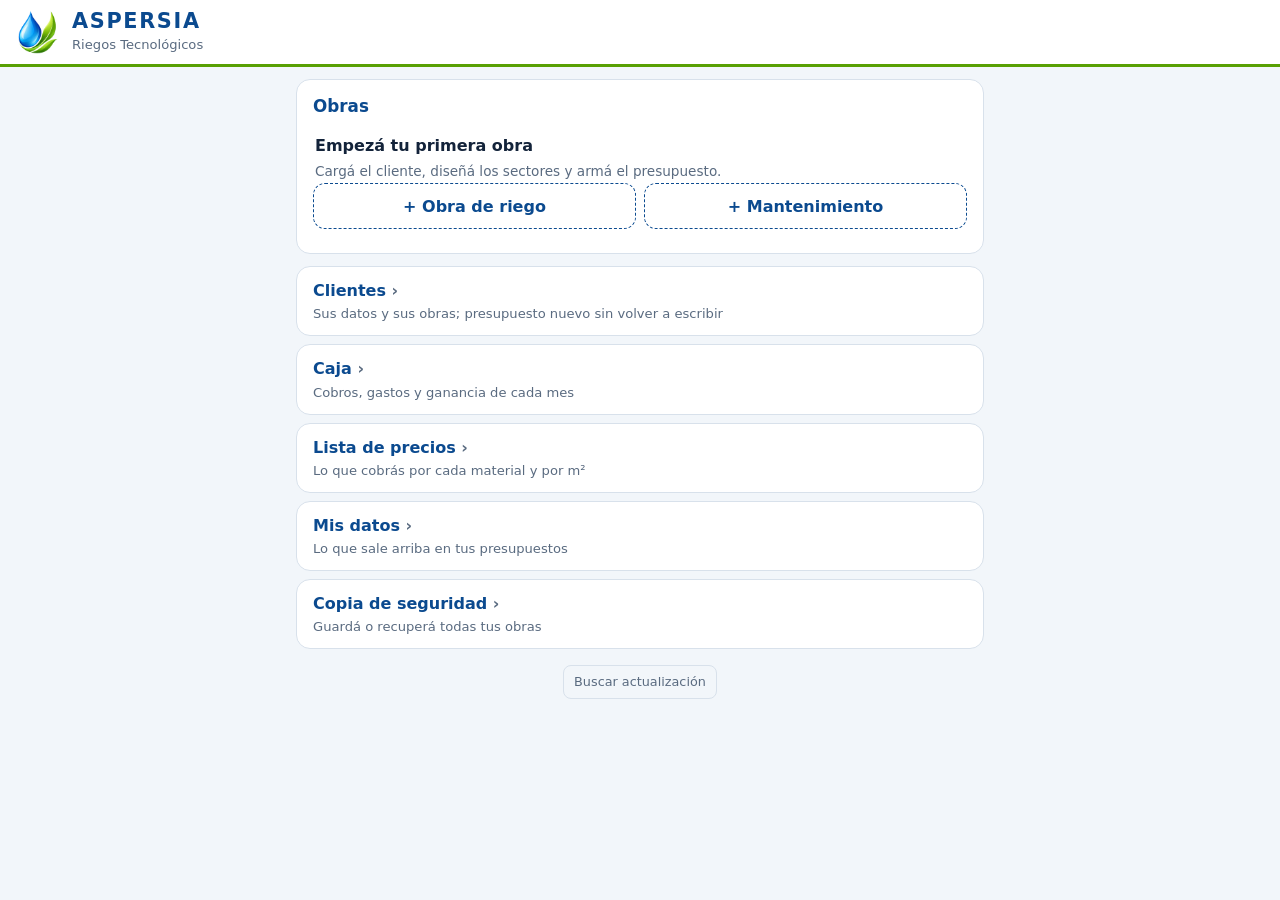
<file: index.html>
<!doctype html>
<html lang="es">
<head>
<meta charset="utf-8">
<meta name="robots" content="noindex, nofollow, noarchive">
<meta name="viewport" content="width=device-width, initial-scale=1, viewport-fit=cover">
<meta name="theme-color" content="#ffffff" media="(prefers-color-scheme: light)">
<meta name="theme-color" content="#101b2b" media="(prefers-color-scheme: dark)">
<meta name="apple-mobile-web-app-capable" content="yes">
<meta name="mobile-web-app-capable" content="yes">
<meta name="apple-mobile-web-app-title" content="Aspersia">
<meta name="apple-mobile-web-app-status-bar-style" content="default">
<title>Aspersia · Riegos Tecnológicos</title>
<link rel="manifest" href="manifest.webmanifest">
<link rel="apple-touch-icon" sizes="180x180" href="app/iconos/aspersia-180.png">
<link rel="icon" type="image/png" href="app/iconos/aspersia-192.png">
<link rel="stylesheet" href="app/estilos.css">
</head>
<body>
<header class="barra">
  <img src="app/marca/marca.png" alt="" width="44" height="44">
  <div>
    <h1>Aspersia</h1>
    <p id="subtitulo">Riegos Tecnológicos</p>
  </div>
</header>

<main>
  <!-- ===================== Inicio: obras ===================== -->
  <div id="vista-inicio" class="vista">
    <section id="recordar-copia" class="tarjeta recordar" hidden>
      <p id="recordar-copia-texto"></p>
      <button id="recordar-copia-boton" class="principal lleno ancho" type="button" data-nube>Guardar copia</button>
    </section>
    <section class="tarjeta">
      <h2>Obras</h2>
      <ul id="lista-obras" class="sectores"></ul>
      <div class="botones-plano">
        <button id="nueva-obra" class="boton" type="button">+ Obra de riego</button>
        <button id="nuevo-mantenimiento" class="boton" type="button">+ Mantenimiento</button>
      </div>
    </section>
    <nav class="menu">
      <a href="#/clientes" class="menu-item"><b>Clientes</b><span>Sus datos y sus obras; presupuesto nuevo sin volver a escribir</span></a>
      <a href="#/caja" class="menu-item"><b>Caja</b><span>Cobros, gastos y ganancia de cada mes</span></a>
      <a href="#/precios" class="menu-item"><b>Lista de precios</b><span>Lo que cobrás por cada material y por m²</span></a>
      <a href="#/datos" class="menu-item"><b>Mis datos</b><span>Lo que sale arriba en tus presupuestos</span></a>
      <a href="#/copia" class="menu-item"><b>Copia de seguridad</b><span>Guardá o recuperá todas tus obras</span></a>
    </nav>
    <p id="version-app" class="ayuda centro"></p>
    <p class="centro"><button id="actualizar-app" type="button" class="chico">Buscar actualización</button></p>
  </div>

  <!-- ===================== Obra ===================== -->
  <div id="vista-obra" class="vista" hidden>
    <div class="barra-obra"><a href="#/" class="volver">‹ Obras</a>
      <span><span id="guardado" class="ayuda"></span> <button id="guardar-obra" class="principal lleno" type="button">Guardar</button></span></div>
    <div class="pestanas" role="tablist">
      <a role="tab" data-pestana="cliente">Cliente</a>
      <a role="tab" data-pestana="plano">Plano</a>
      <a role="tab" data-pestana="diseno">Diseño</a>
      <a role="tab" data-pestana="presupuesto">Presupuesto</a>
      <a role="tab" data-pestana="cobros">Cobros</a>
    </div>

    <!-- Cliente -->
    <div id="panel-cliente" class="panel">
      <section class="tarjeta">
        <h2>Cliente</h2>
        <div class="campos">
          <label>Nombre y apellido <input data-cliente="nombre" type="text" autocomplete="off" list="clientes-guardados" placeholder="Juan Pérez"><datalist id="clientes-guardados"></datalist></label>
          <label>Dirección <input data-cliente="direccion" type="text" autocomplete="off" placeholder="Av. San Martín 1234"></label>
          <label>Localidad <input data-cliente="localidad" type="text" autocomplete="off" placeholder="Rosario"></label>
          <div class="campos dos">
            <label>Teléfono <input data-cliente="telefono" type="tel" autocomplete="off" placeholder="341 555 1234"></label>
            <label>Correo <input data-cliente="correo" type="email" autocomplete="off" placeholder="juan@correo.com"></label>
          </div>
        </div>
      </section>
      <section class="tarjeta">
        <h2>Obra</h2>
        <div class="campos">
          <label>Nombre de la obra <input id="obra-nombre" type="text" autocomplete="off" placeholder="Casa Pérez"></label>
          <label>Estado <select id="obra-estado"></select></label>
          <label id="trabajo-caja" hidden>Trabajo realizado <textarea id="obra-trabajo" rows="3" placeholder="Reparación de la conexión de la bomba, cambio de dos toberas…"></textarea></label>
        </div>
        <p class="ayuda">Al pasar a Enviado o Aceptado, el presupuesto queda cerrado: ya no cambia si tocás el diseño o los precios.</p>
        <div class="acciones">
          <button id="duplicar-obra" class="chico" type="button">Duplicar obra</button>
          <button id="borrar-obra" class="chico peligro" type="button">Borrar obra</button>
        </div>
      </section>
    </div>

    <!-- Diseño -->
    <div id="panel-diseno" class="panel">
      <section class="tarjeta">
        <h2>De dónde sale el agua</h2>
        <p class="ayuda arriba">Es la misma para todos los sectores de la obra.</p>
        <div class="opciones" role="radiogroup">
          <label><input type="radio" name="fuente" value="presion"> Red o presión conocida</label>
          <label><input type="radio" name="fuente" value="bomba"> Bomba Czerweny</label>
        </div>
        <div id="fuente-presion" class="campos">
          <label>Presión disponible <span class="unidad">bar</span>
            <input id="presion" type="text" inputmode="decimal" autocomplete="off" step="0.1" min="0"></label>
          <p class="ayuda">La que marca el manómetro con el agua corriendo.</p>
        </div>
        <div id="fuente-bomba" class="campos">
          <label>Línea <select id="bomba-linea"></select></label>
          <p class="ayuda" id="bomba-uso"></p>
          <label>Modelo <select id="bomba-modelo"></select></label>
          <label>Altura de aspiración <span class="unidad">m</span>
            <input id="aspiracion" type="text" inputmode="decimal" autocomplete="off" step="0.5" min="0"></label>
          <p class="ayuda">Cuántos metros sube el agua desde el pozo o la cisterna hasta la bomba (0 si está a nivel o por debajo).</p>
        </div>
      </section>

      <section class="tarjeta">
        <h2>Sectores</h2>
        <p class="ayuda arriba">Cada sector es una válvula con sus aspersores. Riegan de a uno. Tocá un sector para cargarlo.</p>
        <ul id="lista-sectores" class="sectores"></ul>
        <button id="agregar-sector" class="boton" type="button">+ Agregar sector</button>
      </section>

      <section class="tarjeta" aria-live="polite">
        <h2>Resumen del diseño</h2>
        <div id="resumen-obra"></div>
        <details class="ajustes">
          <summary>Ajustes</summary>
          <label>Pérdida por codos, tes y accesorios <span class="unidad">% de la fricción</span>
            <input id="accesorios" type="text" inputmode="decimal" autocomplete="off" step="1" min="0"></label>
        </details>
      </section>

      <section class="tarjeta">
        <h2>Consultar a Claude</h2>
        <p class="ayuda arriba">Arma un resumen técnico de la obra (presiones, caudales, avisos y cobertura del plano) para pegarlo en la app de Claude y pedirle recomendaciones.</p>
        <button id="consultar-claude" class="principal ancho" type="button">Preparar consulta</button>
        <p class="ayuda" id="consulta-resultado"></p>
      </section>
    </div>

    <!-- Plano -->
    <div id="panel-plano" class="panel">
      <section class="tarjeta plano-tarjeta">
        <div class="modo-plano" role="tablist">
          <button type="button" data-modo="2d" aria-selected="true">Plano 2D</button>
          <button type="button" data-modo="3d" aria-selected="false">Vista 3D</button>
        </div>
        <div id="plano-filtro" class="filtro"></div>
        <div id="plano-acciones"></div>
        <div id="plano-3d-caja" class="plano-caja" hidden>
          <div id="plano-3d" class="plano plano-3d"></div>
          <div class="plano-botones">
            <button type="button" id="encuadrar-3d" aria-label="Volver a encuadrar">⤢</button>
            <button type="button" id="agua-3d" aria-label="Pausar o soltar el agua">💧</button>
          </div>
          <p class="ayuda">Un dedo gira la vista; dos dedos acercan y la mueven. Lo que cambies en el plano 2D se ve acá al volver.</p>
        </div>
        <div id="plano-2d-caja" class="plano-caja">
          <div id="plano-botones" class="plano-botones">
            <button type="button" data-zoom="mas" aria-label="Acercar">+</button>
            <button type="button" data-zoom="menos" aria-label="Alejar">−</button>
            <button type="button" data-zoom="ajustar" aria-label="Ver todo el terreno">⤢</button>
            <button type="button" data-zoom="candado" id="plano-candado" aria-label="Trabar el plano">🔓</button>
          </div>
          <svg id="plano-svg" class="plano" xmlns="http://www.w3.org/2000/svg" role="img" aria-label="Plano del riego"></svg>
          <div id="plano-flotante" class="plano-flotante" hidden></div>
          <div class="rosa" aria-label="Norte"><svg viewBox="-20 -20 40 40" id="plano-rosa"><polygon points="0,-15 5,0 -5,0" class="rosa-n"/><polygon points="0,15 5,0 -5,0" class="rosa-s"/><text x="0" y="-16.5">N</text></svg></div>
        </div>
        <div id="plano-capa" class="filtro capas">
          <button type="button" data-capa="agua">Cobertura de agua</button>
          <button type="button" data-capa="sol">Sol</button>
          <button type="button" data-capa="nada">Solo el plano</button>
        </div>
        <div id="plano-estadisticas" class="estadisticas"></div>
        <button id="diagrama-pdf" class="principal" type="button">Diagrama de instalación (PDF)</button>
        <p class="ayuda leyenda" id="plano-leyenda"><i class="seco"></i> seco <i class="uno"></i> un solo aspersor <i class="bien"></i> bien cubierto (dos o más) · ▲ fuente · ■ válvula</p>
      </section>

      <section class="tarjeta">
        <details id="terreno-caja" class="terreno" open><summary><h2>Terreno y foto</h2><span class="ayuda" id="terreno-resumen"></span></summary>
        <div class="campos dos">
          <label>Ancho <span class="unidad">m</span><input id="plano-ancho" type="text" inputmode="decimal" autocomplete="off" min="1" step="0.5"></label>
          <label>Largo <span class="unidad">m</span><input id="plano-largo" type="text" inputmode="decimal" autocomplete="off" min="1" step="0.5"></label>
        </div>
        <details id="fondo-caja" class="fondo">
          <summary>Foto o captura del terreno de fondo</summary>
          <p class="ayuda">En Google Maps poné la vista satélite, acercate al lote y sacá una captura de pantalla. Cargala acá, marcá con toques las esquinas de la parte que se riega y tocá un lado que conozcas (por ejemplo, el frente) para escribir cuánto mide: todo queda a escala.</p>
          <label class="principal ancho archivo">Cargar foto o captura
            <input id="fondo-archivo" type="file" accept="image/*"></label>
          <div id="fondo-acciones" hidden>
            <button id="fondo-escalar" class="chico" type="button">Escalar con dos puntos cualquiera</button>
            <div id="fondo-calibrar" class="calibrar" hidden>
              <p id="fondo-paso" class="ayuda"></p>
              <div id="fondo-medida" hidden>
                <label>Medida real entre A y B <span class="unidad">m</span>
                  <input id="fondo-metros" type="text" inputmode="decimal" autocomplete="off" min="0.1" step="0.1"></label>
                <div class="acciones">
                  <button id="fondo-aplicar" class="principal lleno" type="button">Aplicar escala</button>
                  <button id="fondo-cancelar" class="chico" type="button">Cancelar</button>
                </div>
              </div>
            </div>
            <label>Transparencia de la imagen <input id="fondo-opacidad" type="range" min="20" max="100" step="5"></label>
            <p id="fondo-estado" class="ayuda"></p>
            <button id="fondo-quitar" class="chico peligro" type="button">Quitar imagen</button>
          </div>
        </details>
        <details class="fondo">
          <summary>Norte del terreno (para saber de qué lado da más sol)</summary>
          <label>Hacia dónde está el norte <span class="unidad" id="sol-norte-valor"></span>
            <input id="sol-norte" type="range" min="0" max="355" step="5"></label>
          <p class="ayuda">0° = el norte está arriba del plano. Las capturas de Google Maps ya vienen así (si giraste el mapa, tocá la brújula de Google Maps antes de la captura). Para ver el lado del sol, elegí "Sol" debajo del plano.</p>
        </details>
        <label class="tilde"><input id="plano-distancias" type="checkbox"> Calcular los caños con las distancias del plano</label>
        <p class="ayuda">Si está marcado, la distancia entre aspersores y el largo hasta cada válvula salen de dónde los ubicás acá, y se usan en el cálculo y en el presupuesto. En los sectores con caño principal dibujado, las distancias y las mangueras salen siempre del plano.</p>
        </details>
      </section>


      <section class="tarjeta" id="plano-seleccion"></section>
    </div>

    <!-- Presupuesto -->
    <div id="panel-presupuesto" class="panel">
      <div id="presupuesto-cerrado" class="cerrado" hidden></div>
      <section class="tarjeta">
        <h2 id="presupuesto-titulo">Presupuesto</h2>
        <div class="campos dos">
          <label>Fecha <input id="pre-fecha" type="date"></label>
          <label>Validez <span class="unidad">días</span><input id="pre-validez" type="number" inputmode="numeric" min="1" step="1"></label>
          <label>Día de la obra <span class="unidad">opcional</span><input id="pre-dia-obra" type="date"></label>
          <label>Hora <span class="unidad">opcional</span><input id="pre-hora-obra" type="time"></label>
        </div>
        <div id="mo-caja" hidden>
          <h3 class="rubro">Mano de obra</h3>
          <div class="campos dos">
            <label>% de los materiales <input id="mo-porcentaje" type="text" inputmode="decimal" autocomplete="off"></label>
            <label>Ajuste por terreno <span class="unidad">% (piedra: +30)</span><input id="mo-ajuste" type="text" inputmode="decimal" autocomplete="off"></label>
            <label class="ancho">O un importe fijo <span class="unidad">$ (vacío = automático)</span><input id="mo-fijo" type="text" inputmode="decimal" autocomplete="off"></label>
          </div>
          <p id="mo-ayuda" class="ayuda"></p>
        </div>
        <div id="pre-horas-caja" hidden>
          <label>Horas trabajadas <span class="unidad">h</span><input id="pre-horas" type="text" inputmode="decimal" autocomplete="off" min="0" step="0.5"></label>
          <p id="pre-horas-ayuda" class="ayuda"></p>
        </div>
      </section>

      <section class="tarjeta">
        <h2>Detalle</h2>
        <p class="ayuda arriba">Las cantidades salen del diseño. Podés cambiarlas, cambiar la descripción o quitar el renglón. El precio que pongas se guarda en tu lista para las próximas obras.</p>
        <div id="renglones"></div>
        <button id="agregar-trabajo" class="boton" type="button" hidden>+ Agregar trabajo</button>
        <button id="agregar-renglon" class="boton" type="button">+ Agregar renglón propio</button>
        <div id="quitados"></div>
      </section>

      <section class="tarjeta">
        <h2>Total</h2>
        <div class="campos dos">
          <label>Descuento <span class="unidad">%</span><input id="pre-descuento" type="text" inputmode="decimal" autocomplete="off" min="0" max="100" step="1"></label>
          <label>Desperdicio de caño <span class="unidad">%</span><input id="pre-desperdicio" type="text" inputmode="decimal" autocomplete="off" min="0" step="1"></label>
        </div>
        <label class="tilde"><input id="pre-iva" type="checkbox"> Sumar IVA 21 %</label>
        <label class="tilde"><input id="pre-opciones" type="checkbox"> Son opciones (A, B, C…): no sumarlas</label>
        <label>Total a mano <span class="unidad">$</span><input id="pre-total" type="text" inputmode="decimal" autocomplete="off" placeholder="Vacío = automático"></label>
        <div id="totales"></div>
      </section>

      <section class="tarjeta">
        <h2>Condiciones</h2>
        <div class="campos">
          <label>Forma de pago <textarea id="pre-pago" rows="2"></textarea></label>
          <label>Notas para el cliente <textarea id="pre-notas" rows="3"></textarea></label>
        </div>
      </section>

      <div class="botonera">
        <button id="ver-pdf" class="principal" type="button">Ver PDF</button>
        <button id="enviar-pdf" class="principal lleno" type="button">Enviar al cliente</button>
      </div>
      <button id="listado-pdf" class="principal ancho" type="button">Listado de materiales (sin precios)</button>
      <p class="ayuda centro" id="aviso-envio">"Enviar al cliente" arma el PDF, abre WhatsApp o el correo del teléfono y deja el presupuesto como Enviado.</p>
    </div>

    <!-- Cobros y gastos de la obra -->
    <div id="panel-cobros" class="panel">
      <section class="tarjeta">
        <h2>Resultado de la obra</h2>
        <div id="caja-obra" class="cifras"></div>
        <p id="caja-obra-ayuda" class="ayuda"></p>
      </section>
      <section class="tarjeta">
        <h2>Cobros</h2>
        <p class="ayuda arriba">Lo que pagó el cliente: seña, saldo, lo que sea.</p>
        <ul id="lista-cobros" class="movimientos"></ul>
        <div class="campos dos">
          <label>Fecha <input id="cobro-fecha" type="date"></label>
          <label>Importe <span class="unidad">$</span><input id="cobro-importe" type="text" inputmode="decimal" autocomplete="off" min="0" step="100"></label>
          <label>Forma <select id="cobro-forma"><option>Efectivo</option><option>Transferencia</option><option>Otro</option></select></label>
          <label>Nota <input id="cobro-nota" type="text" autocomplete="off" placeholder="Seña, saldo…"></label>
        </div>
        <button id="agregar-cobro" class="principal lleno ancho" type="button">+ Agregar cobro</button>
      </section>
      <section class="tarjeta">
        <h2>Gastos</h2>
        <p class="ayuda arriba">Todo lo que se gastó en esta obra: materiales, combustible, lo que sea.</p>
        <ul id="lista-gastos" class="movimientos"></ul>
        <div class="campos dos">
          <label>Fecha <input id="gasto-fecha" type="date"></label>
          <label>Importe <span class="unidad">$</span><input id="gasto-importe" type="text" inputmode="decimal" autocomplete="off" min="0" step="100"></label>
          <label class="ancho">Detalle <input id="gasto-detalle" type="text" autocomplete="off" list="detalles-gasto" placeholder="Materiales, combustible…"></label>
        </div>
        <datalist id="detalles-gasto"><option value="Materiales"><option value="Combustible"><option value="Herramientas"><option value="Viáticos"></datalist>
        <button id="agregar-gasto" class="principal lleno ancho" type="button">+ Agregar gasto</button>
      </section>
    </div>
  </div>

  <!-- ===================== Clientes ===================== -->
  <div id="vista-clientes" class="vista" hidden>
    <a href="#/" class="volver">‹ Obras</a>
    <section class="tarjeta">
      <h2>Clientes</h2>
      <p class="ayuda arriba">Se arman solos con tus obras. Desde acá empezás un mantenimiento u otra obra con los datos del cliente ya cargados.</p>
      <ul id="lista-clientes" class="movimientos"></ul>
    </section>
  </div>

  <!-- ===================== Caja: todas las obras ===================== -->
  <div id="vista-caja" class="vista" hidden>
    <a href="#/" class="volver">‹ Obras</a>
    <section class="tarjeta">
      <h2 id="caja-mes-titulo">Este mes</h2>
      <div id="caja-mes" class="cifras"></div>
    </section>
    <section class="tarjeta">
      <h2>Mes por mes</h2>
      <div id="caja-meses" class="tabla"></div>
      <p class="ayuda">Ganancia = cobrado − gastado. Acumulado = la ganancia sumada desde el primer mes. Cada cobro y cada gasto cuenta en el mes de su fecha.</p>
    </section>
    <section class="tarjeta">
      <h2>Por obra</h2>
      <ul id="caja-obras" class="movimientos"></ul>
    </section>
  </div>

  <!-- ===================== Sector ===================== -->
  <div id="vista-sector" class="vista" hidden>
    <a id="volver-obra" class="volver">‹ Volver a la obra</a>

    <section class="tarjeta">
      <label>Nombre del sector
        <input id="sector-nombre" type="text" placeholder="Frente" autocomplete="off"></label>
      <label class="separado">Superficie a regar <span class="unidad">m²</span>
        <input id="sector-superficie" type="text" inputmode="decimal" autocomplete="off" min="0" step="1"></label>
      <p class="ayuda" id="superficie-ayuda"></p>
      <div class="acciones">
        <button id="copiar-sector" class="chico" type="button">Copiar sector</button>
        <button id="borrar-sector" class="chico peligro" type="button">Borrar sector</button>
      </div>
    </section>

    <section class="tarjeta">
      <h2>Salida de la bomba (colector)</h2>
      <p class="ayuda arriba">Las válvulas van juntas a la salida de la bomba: un caño corto con una T por cada sector y un codo al final. Acá elegís ese caño.</p>
      <div class="campos dos">
        <label>Caño <select id="alim-material"></select></label>
        <label>Diámetro <select id="alim-nominal"></select></label>
        <label>Largo <span class="unidad">m</span><input id="alim-largo" type="text" inputmode="decimal" autocomplete="off" step="1" min="0"></label>
        <label>Desnivel <span class="unidad">m</span><input id="alim-desnivel" type="text" inputmode="decimal" autocomplete="off" step="0.5"></label>
      </div>
      <p class="ayuda">El largo sale solo: medio metro de colector por válvula. Desnivel: positivo si la válvula está más alta que la bomba.</p>
      <label class="tilde"><input id="valvula" type="checkbox"> Electroválvula Hunter PGV (1", 1½" o 2" según el caudal y el caño)</label>
    </section>

    <section class="tarjeta">
      <h2>Aspersores</h2>
      <div class="campos dos">
        <label>Caño del sector <select id="lat-material"></select></label>
        <label>Diámetro <select id="lat-nominal"></select></label>
      </div>
      <p class="ayuda">"Automático": en tirones largos sale grueso de la bomba y se va achicando (por ejemplo 63 → 50 → 40 mm), con la reducción en cada cambio; en tirones cortos queda de un solo diámetro. El caño termina con tapón. Cada aspersor sale con conector inicial, manguera de polietileno K4 de ½" o 16 mm y espiga en L. "Distancia" es por el caño; "Manguera" es lo que va del caño al aspersor (0 si va directo al caño).</p>
      <ol id="aspersores" class="aspersores"></ol>
      <button id="agregar" class="boton" type="button">+ Agregar aspersor</button>
    </section>

    <section class="tarjeta resultado" aria-live="polite">
      <h2>Resultado del sector</h2>
      <div id="resultado"></div>
    </section>

    <a id="volver-obra-abajo" class="volver">‹ Volver a la obra</a>
  </div>

  <!-- ===================== Lista de precios ===================== -->
  <div id="vista-precios" class="vista" hidden>
    <a href="#/" class="volver">‹ Obras</a>
    <section class="tarjeta">
      <h2>Lista de precios</h2>
      <p class="ayuda arriba">Cargá lo que te cuesta cada material: el precio de venta se calcula con el índice (y lo podés cambiar a mano). Las obras usan el precio de venta.</p>
      <div class="campos dos">
        <label>Índice de venta <span class="unidad">% sobre el costo</span><input id="indice-venta" type="text" inputmode="decimal" autocomplete="off"></label>
        <button id="aplicar-indice" class="chico" type="button">Aplicar el índice a todos</button>
      </div>
      <div id="lista-precios"></div>
    </section>
  </div>

  <!-- ===================== Mis datos ===================== -->
  <div id="vista-datos" class="vista" hidden>
    <a href="#/" class="volver">‹ Obras</a>
    <section class="tarjeta">
      <h2>Mis datos</h2>
      <p class="ayuda arriba">Salen arriba en el PDF de cada presupuesto, junto a tu logo.</p>
      <div class="campos">
        <label>Nombre comercial <input data-instalador="comercial" type="text" autocomplete="off"></label>
        <label>Tu nombre <input data-instalador="nombre" type="text" autocomplete="off" placeholder="Darío Manrique"></label>
        <div class="campos dos">
          <label>Teléfono <input data-instalador="telefono" type="tel" autocomplete="off"></label>
          <label>Correo <input data-instalador="correo" type="email" autocomplete="off"></label>
        </div>
        <label>Dirección o zona de trabajo <input data-instalador="direccion" type="text" autocomplete="off"></label>
        <label>CUIT <span class="unidad">opcional</span><input data-instalador="cuit" type="text" inputmode="numeric" autocomplete="off"></label>
        <label>Datos para el pago <span class="unidad">salen en el presupuesto</span><textarea data-instalador="pago" rows="4" placeholder="Mercado Pago&#10;Titular: …&#10;CVU: …&#10;Alias: …"></textarea></label>
        <label>Texto al pie del presupuesto <span class="unidad">opcional</span><textarea data-instalador="pie" rows="2" placeholder="Garantía de 12 meses en la instalación."></textarea></label>
      </div>
    </section>
  </div>

  <!-- ===================== Copia de seguridad ===================== -->
  <div id="vista-copia" class="vista" hidden>
    <a href="#/" class="volver">‹ Obras</a>
    <section class="tarjeta">
      <h2>Copia de seguridad</h2>
      <p>Todo lo que cargás queda guardado en este teléfono. Si se rompe o lo cambiás, sin copia se pierde.</p>
      <p>La copia es un solo archivo con todas las obras, precios, tus datos y las fotos de fondo. Guardala en la nube:</p>
      <ol class="pasos" data-equipo="iphone">
        <li>Tocá <b>Guardar copia en iCloud</b>.</li>
        <li>En el menú que aparece, elegí <b>Guardar en Archivos</b>.</li>
        <li>Elegí <b>iCloud Drive</b> (si querés, una carpeta "Aspersia") y tocá <b>Guardar</b>.</li>
      </ol>
      <ol class="pasos" data-equipo="android">
        <li>Tocá <b>Guardar copia en Google Drive</b>.</li>
        <li>En el menú que aparece, elegí <b>Drive</b>.</li>
        <li>Elegí la carpeta (si querés, una "Aspersia") y tocá <b>Guardar</b>.</li>
      </ol>
      <p class="ayuda" data-equipo="otro">En la computadora la copia se descarga como archivo: guardala en la nube que uses.</p>
      <button id="exportar" class="principal lleno ancho" type="button" data-nube>Guardar copia</button>
      <p class="ayuda" id="copia-info"></p>
    </section>
    <section class="tarjeta">
      <h2>Recuperar una copia</h2>
      <p class="ayuda arriba">Elegí el archivo de copia en <span data-nube-nombre>la nube</span>. Reemplaza todo lo que hay ahora en el teléfono por lo de la copia (lo de ahora queda guardado aparte por las dudas). Sirve también para pasar todo a un teléfono nuevo.</p>
      <label class="principal ancho archivo">Elegir archivo de copia
        <input id="importar" type="file" accept="application/json,.json"></label>
      <p id="importar-resultado" class="ayuda"></p>
    </section>
  </div>
</main>

<template id="plantilla-aspersor">
  <li class="aspersor">
    <div class="aspersor-cabeza">
      <span class="numero"></span>
      <span class="resumen"></span>
      <button type="button" class="chico" data-accion="copiar">Copiar</button>
      <button type="button" class="chico" data-accion="borrar">Borrar</button>
    </div>
    <div class="campos dos">
      <label class="ancho">Tipo <select data-campo="tipo"></select></label>
      <label class="ancho">Boquilla <select data-campo="boquilla"></select></label>
      <label data-solo="arco-libre">Arco <span class="unidad">grados (1 a 360)</span>
        <input data-campo="arcoLibre" type="number" inputmode="numeric" step="1" min="1" max="360"></label>
      <p class="ayuda ancho aviso-arco" data-texto="aviso-arco" hidden></p>
      <label data-solo="regulador">Cuerpo Pro-Spray <select data-campo="regulador">
        <option value="">Sin regulador</option>
        <option value="PRS30">PRS30 · 2,1 bar</option>
        <option value="PRS40">PRS40 · 2,8 bar</option>
      </select></label>
      <label><span data-texto="distancia"></span> <span class="unidad">m</span><input data-campo="distancia" type="text" inputmode="decimal" autocomplete="off" step="0.1" min="0"></label>
      <label>Manguera <span class="unidad">m (hasta 6)</span><input data-campo="manguera" type="text" inputmode="decimal" autocomplete="off" step="0.5" min="0" max="6"></label>
      <label>Altura <span class="unidad">m</span><input data-campo="altura" type="text" inputmode="decimal" autocomplete="off" step="0.1"></label>
    </div>
  </li>
</template>

<script src="datos/hunter-2026.js"></script>
<script src="datos/czerweny.js"></script>
<script src="app/calculo.js"></script>
<script src="app/presupuesto.js"></script>
<script src="app/almacen.js"></script>
<script src="app/geometria.js"></script>
<script src="app/sol.js"></script>
<script src="app/plano.js"></script>
<script src="app/plano3d.js"></script>
<script src="app/obra.js"></script>
<script src="app/vendor/jspdf-2.5.1.umd.min.js"></script>
<script src="app/vendor/jspdf-autotable-3.8.2.min.js"></script>
<script src="app/pdf.js"></script>
<script src="app/pantalla.js"></script>
<script>
  if ('serviceWorker' in navigator) navigator.serviceWorker.register('sw.js').catch(() => { /* sin modo offline: la app igual funciona */ });
</script>
</body>
</html>
</file>
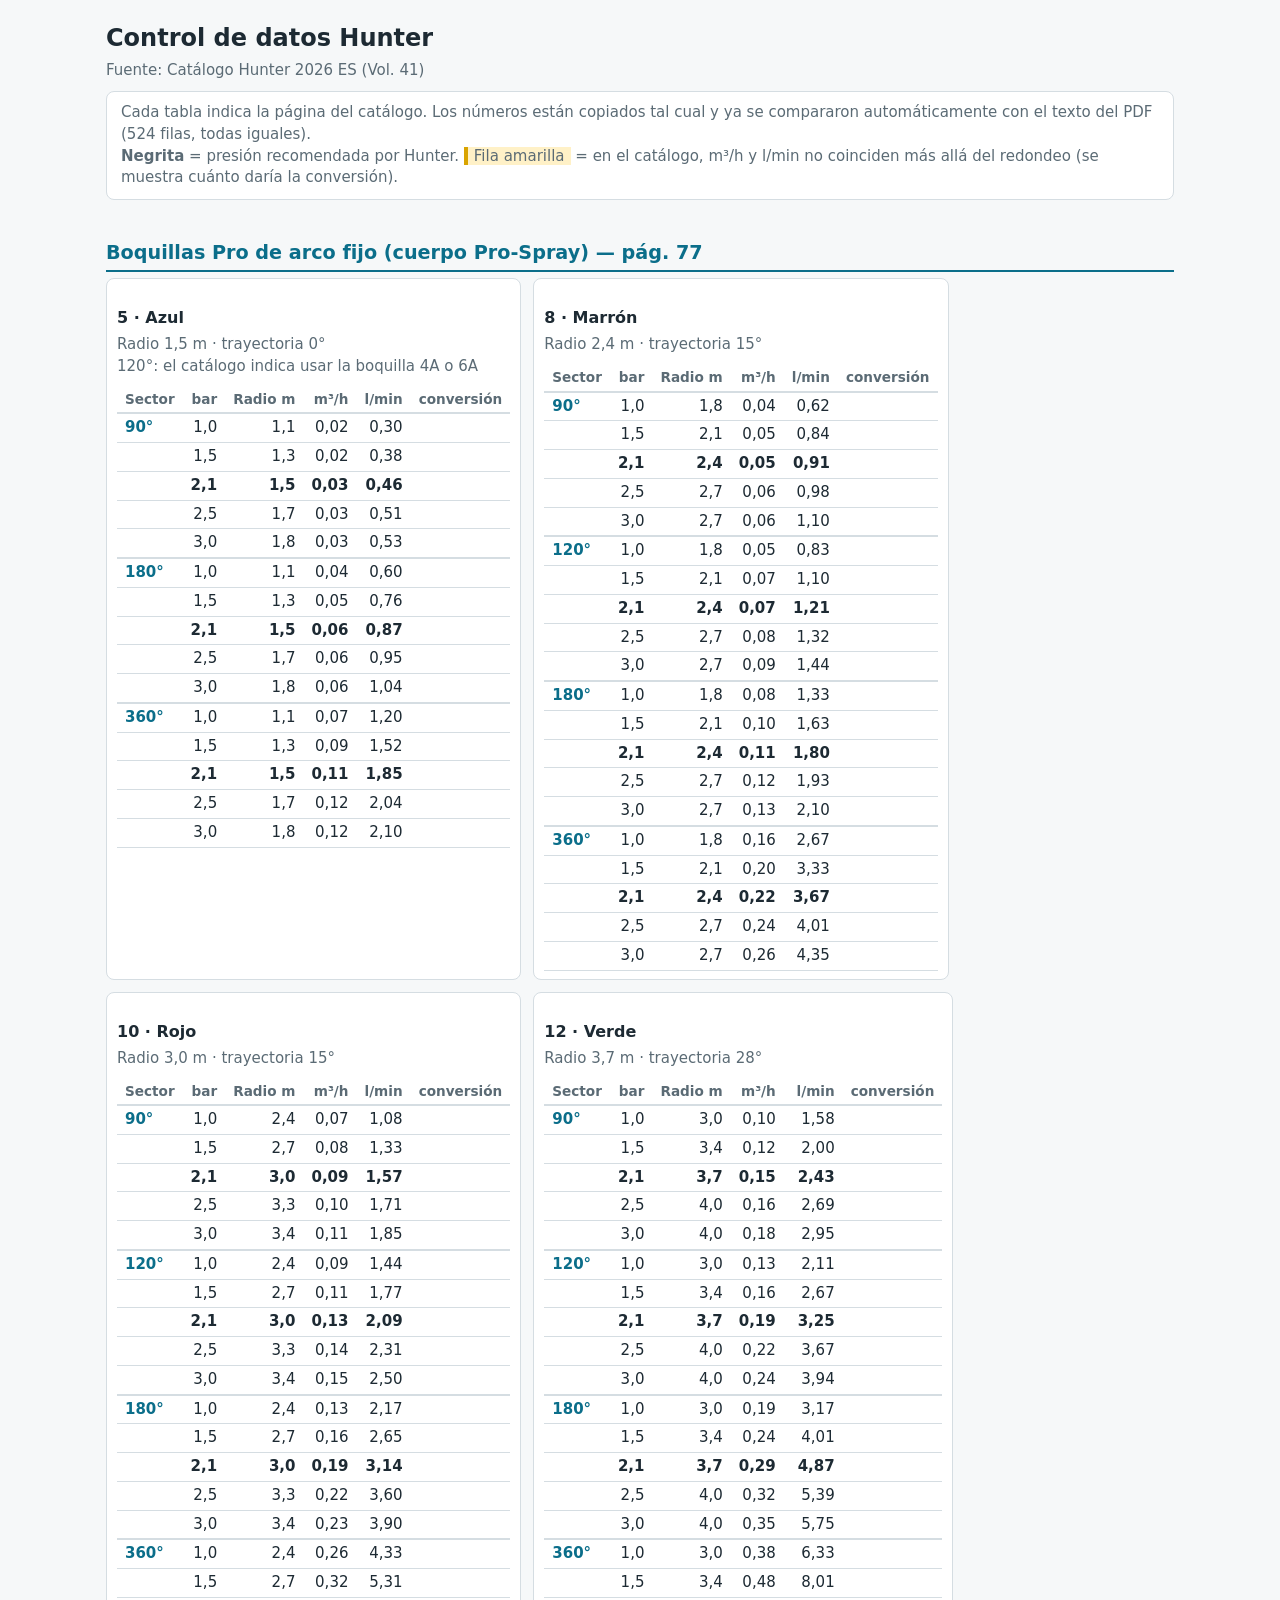
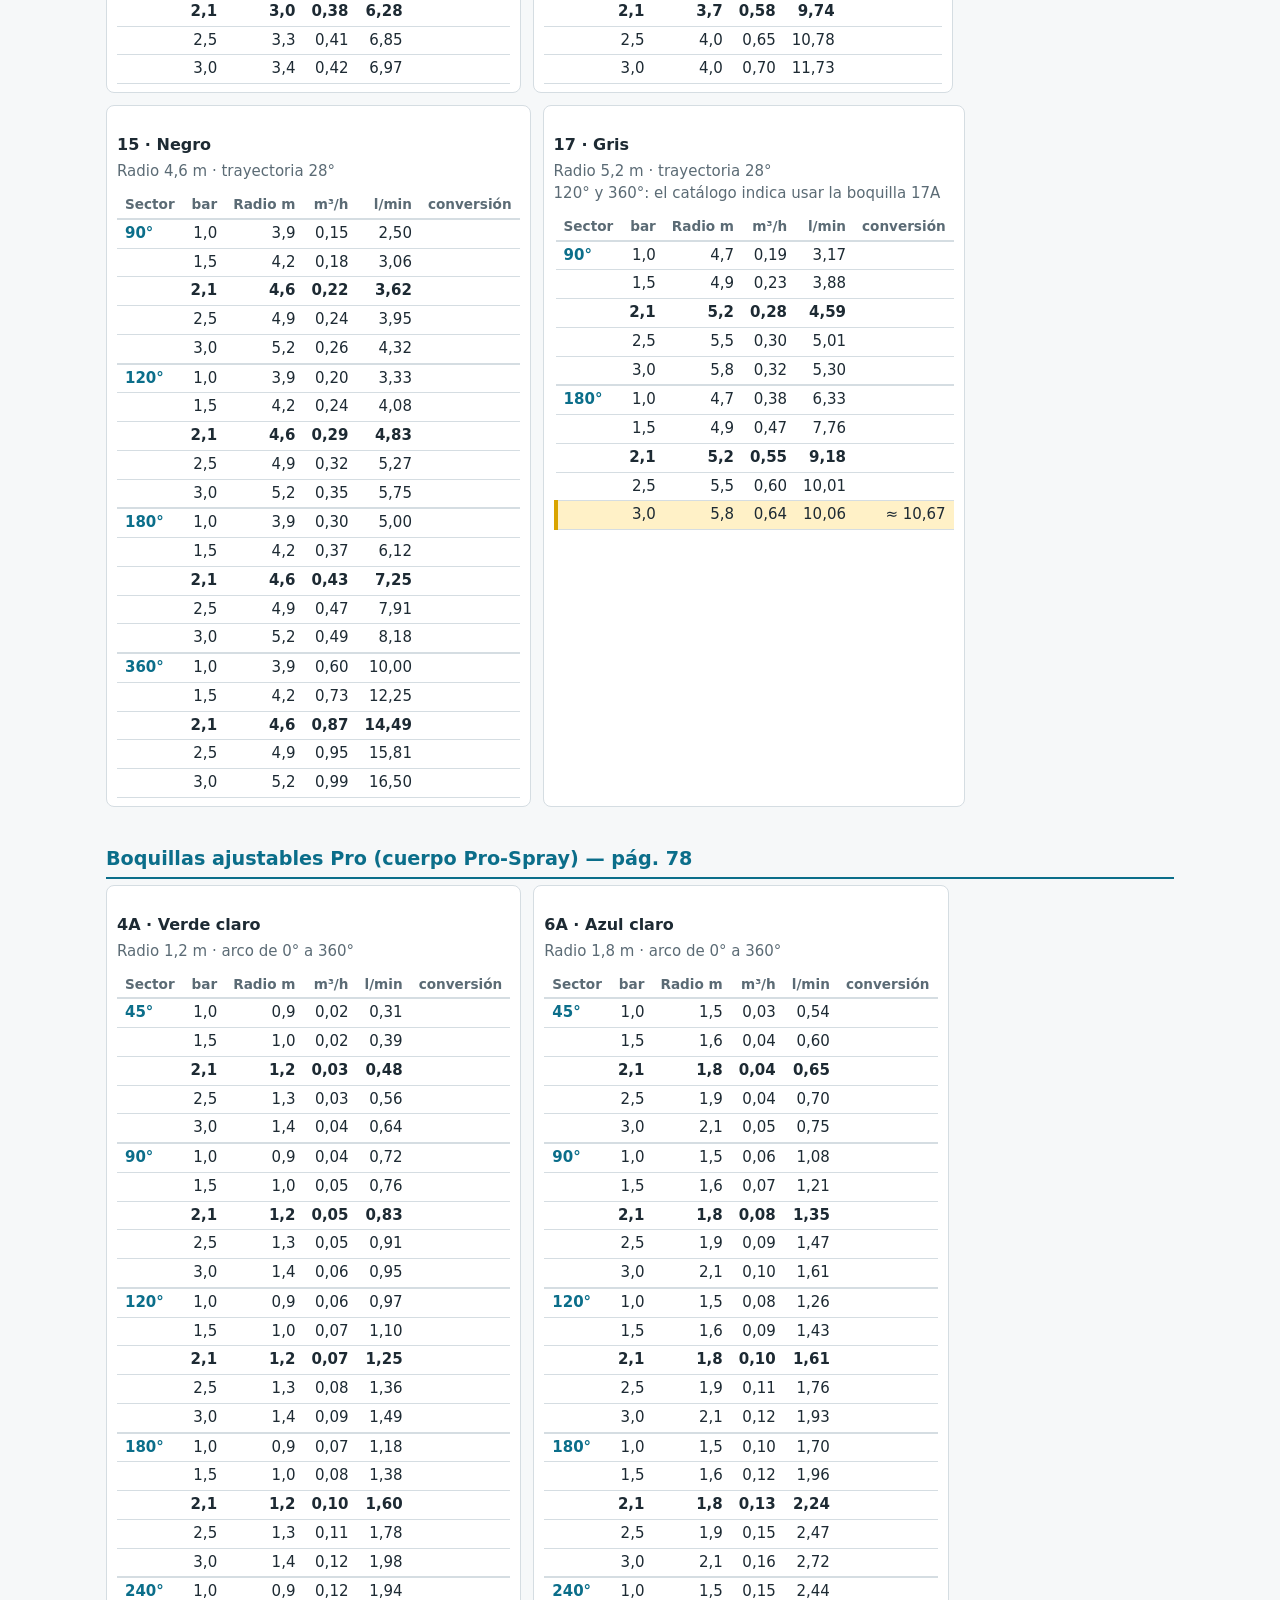
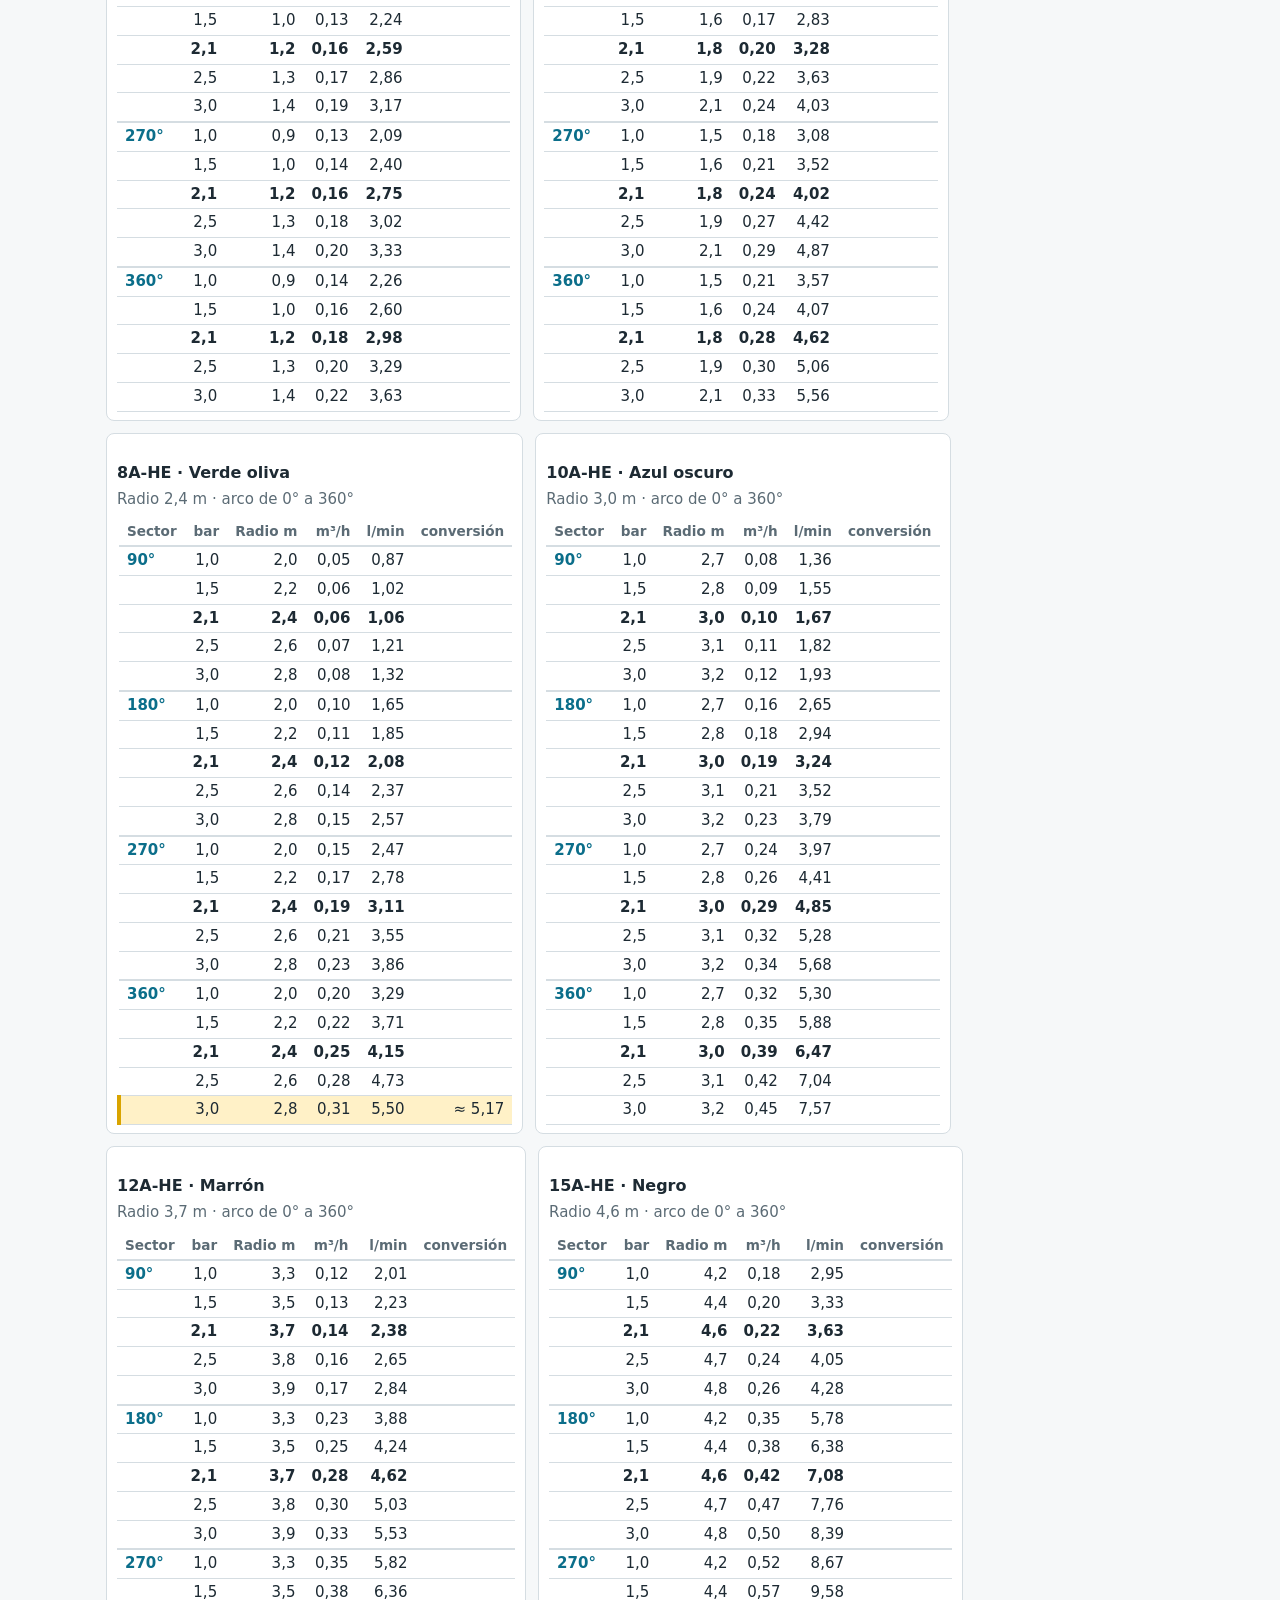
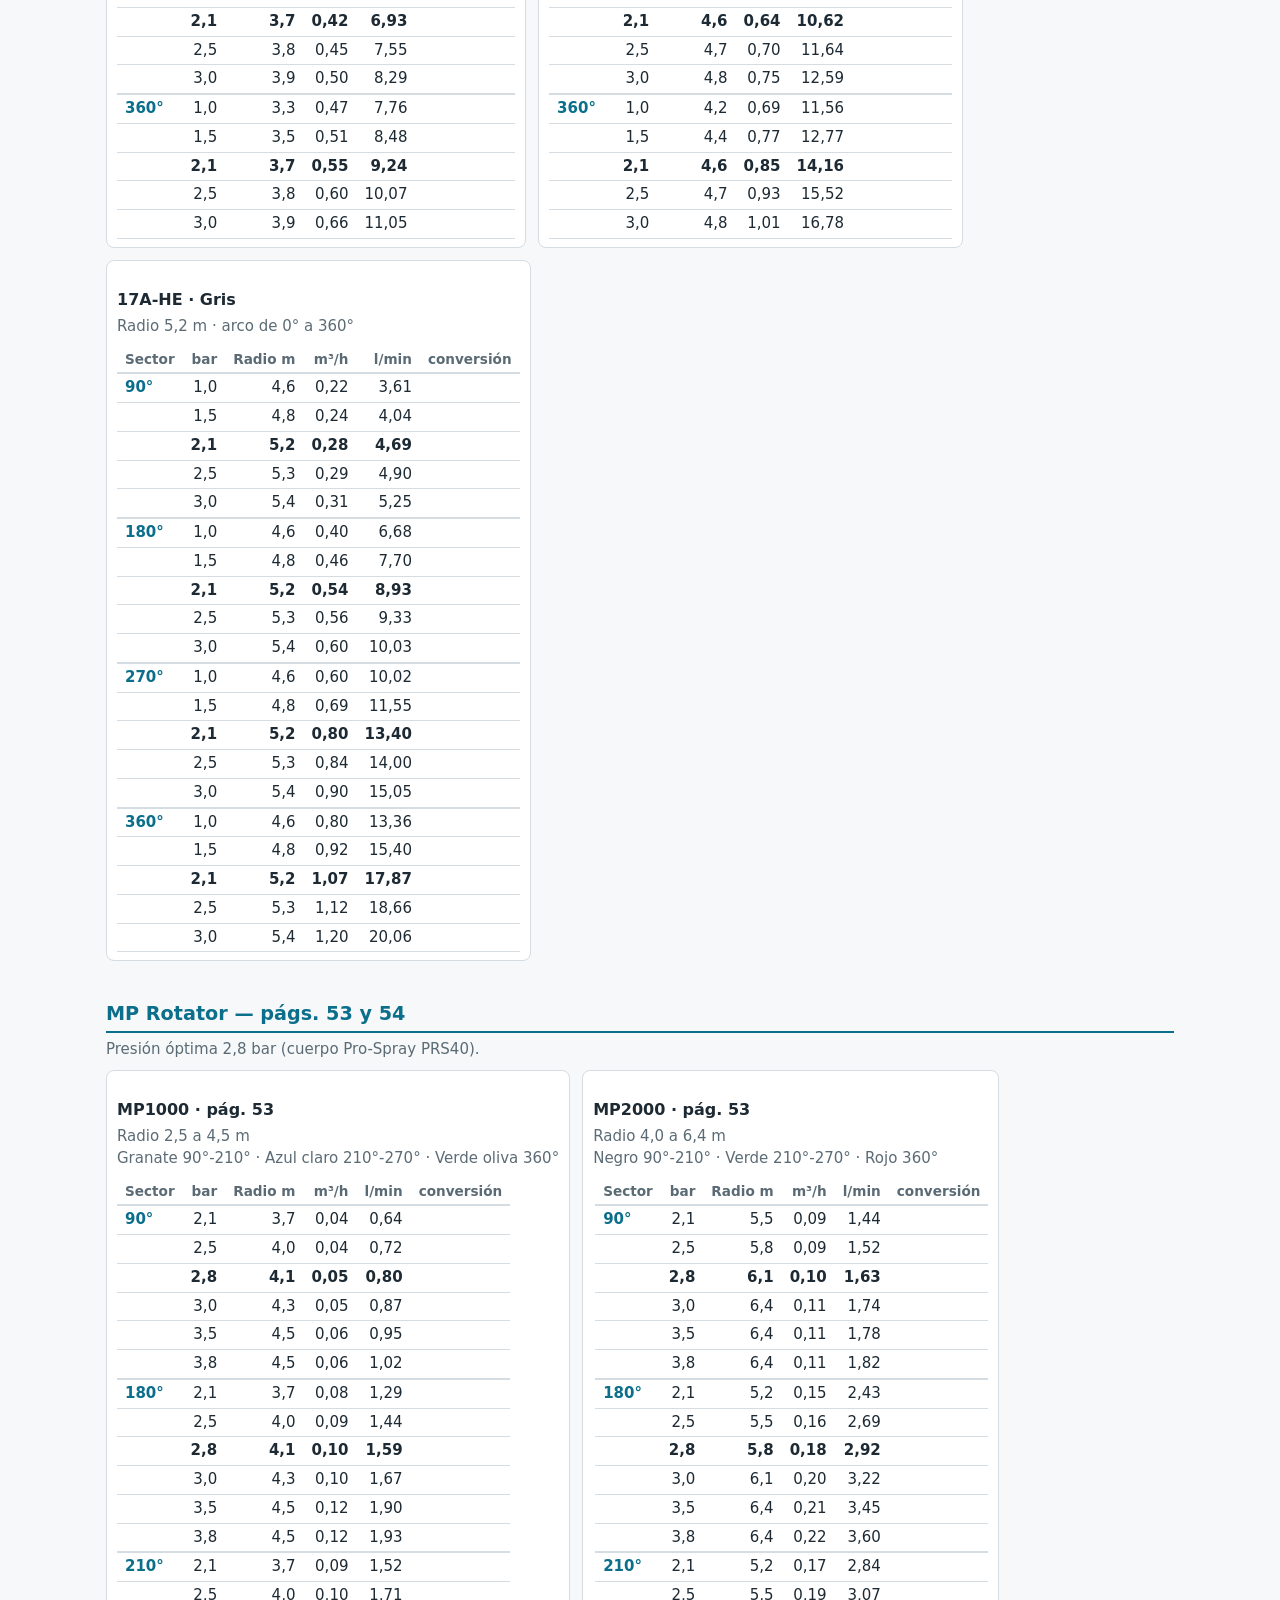
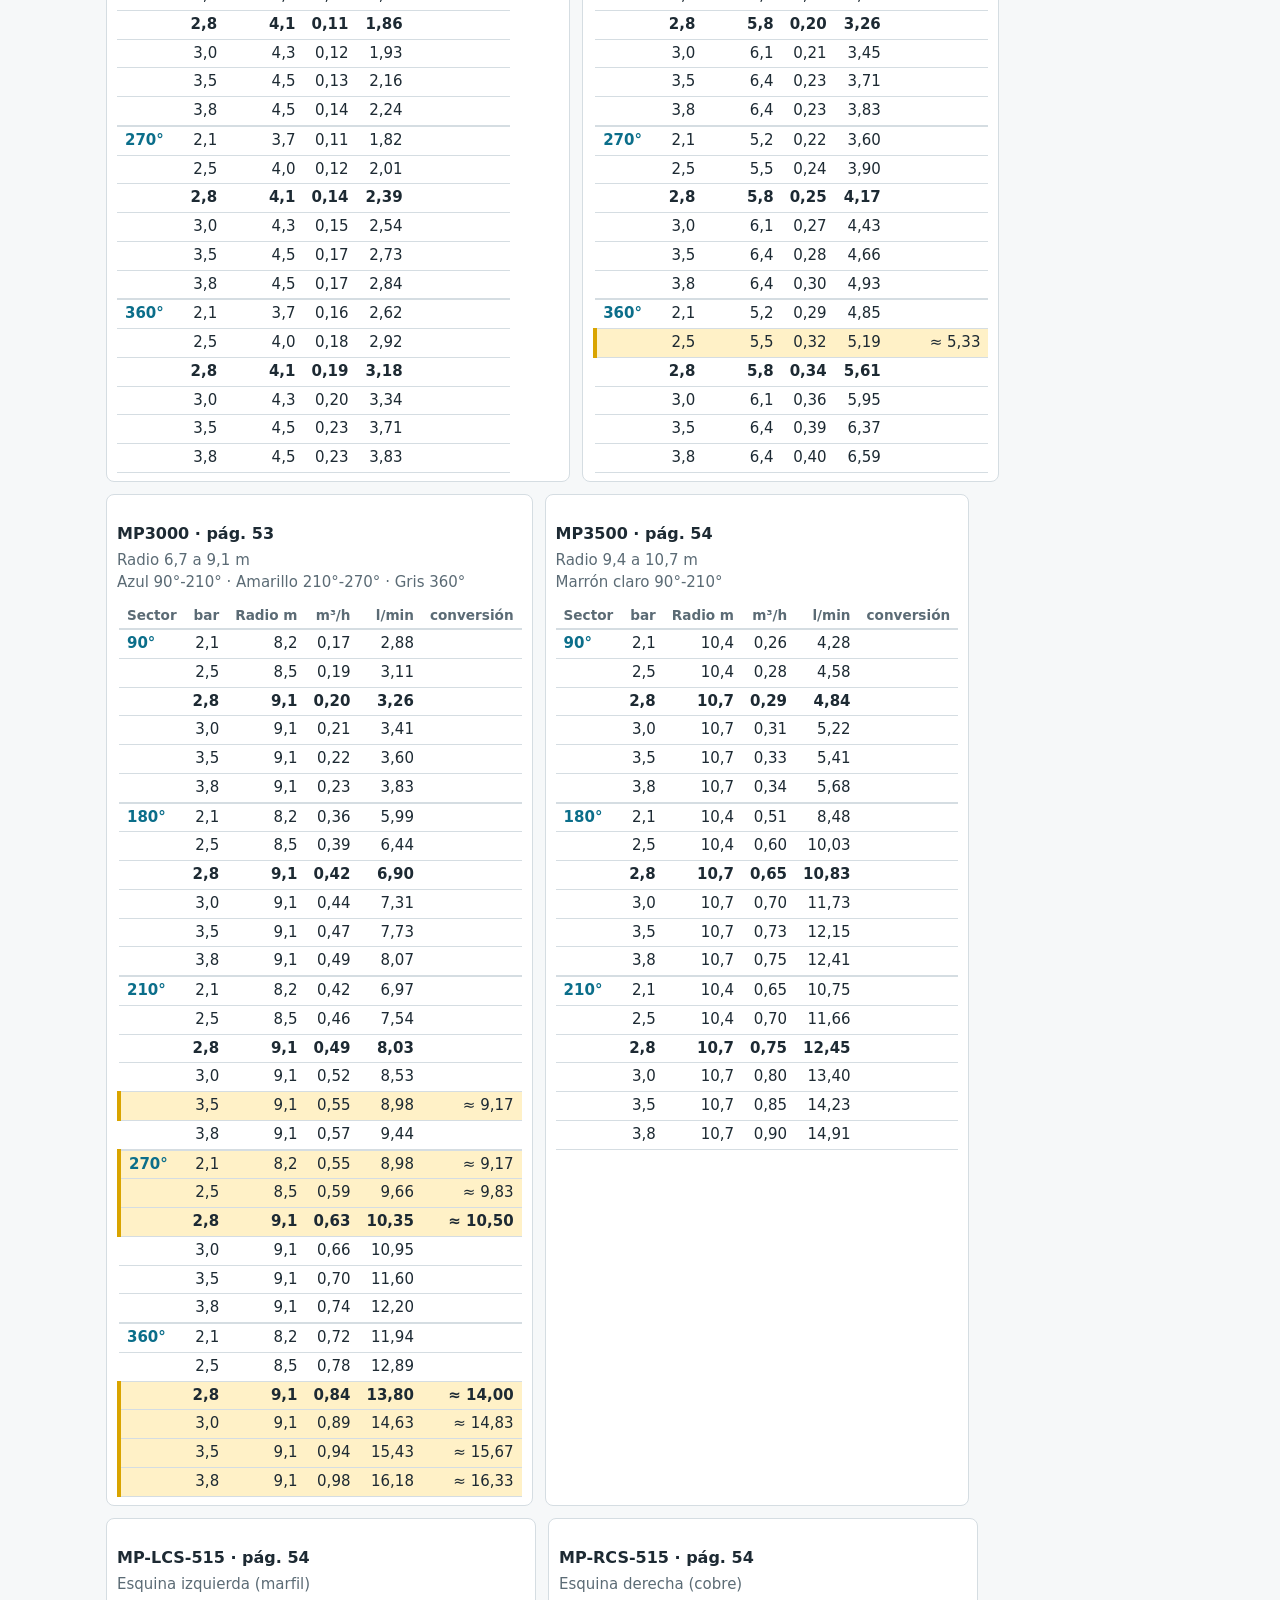
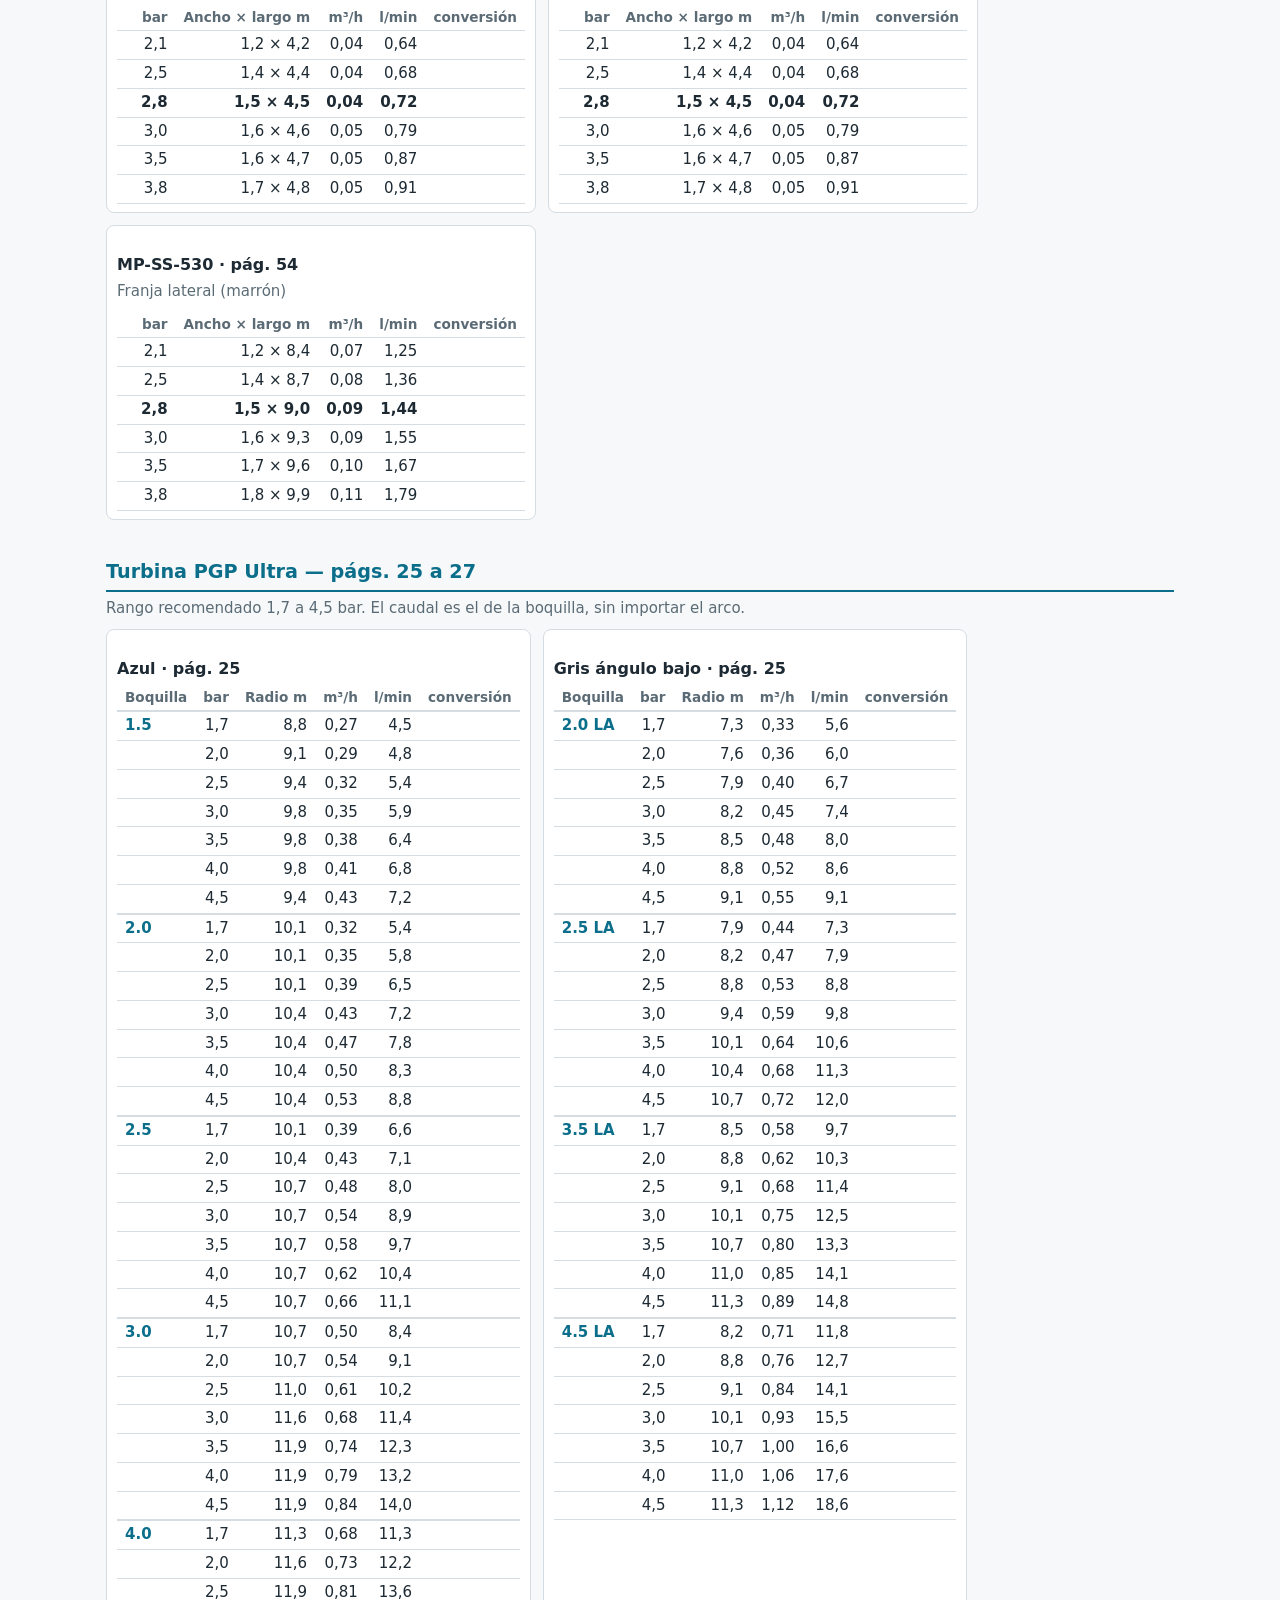
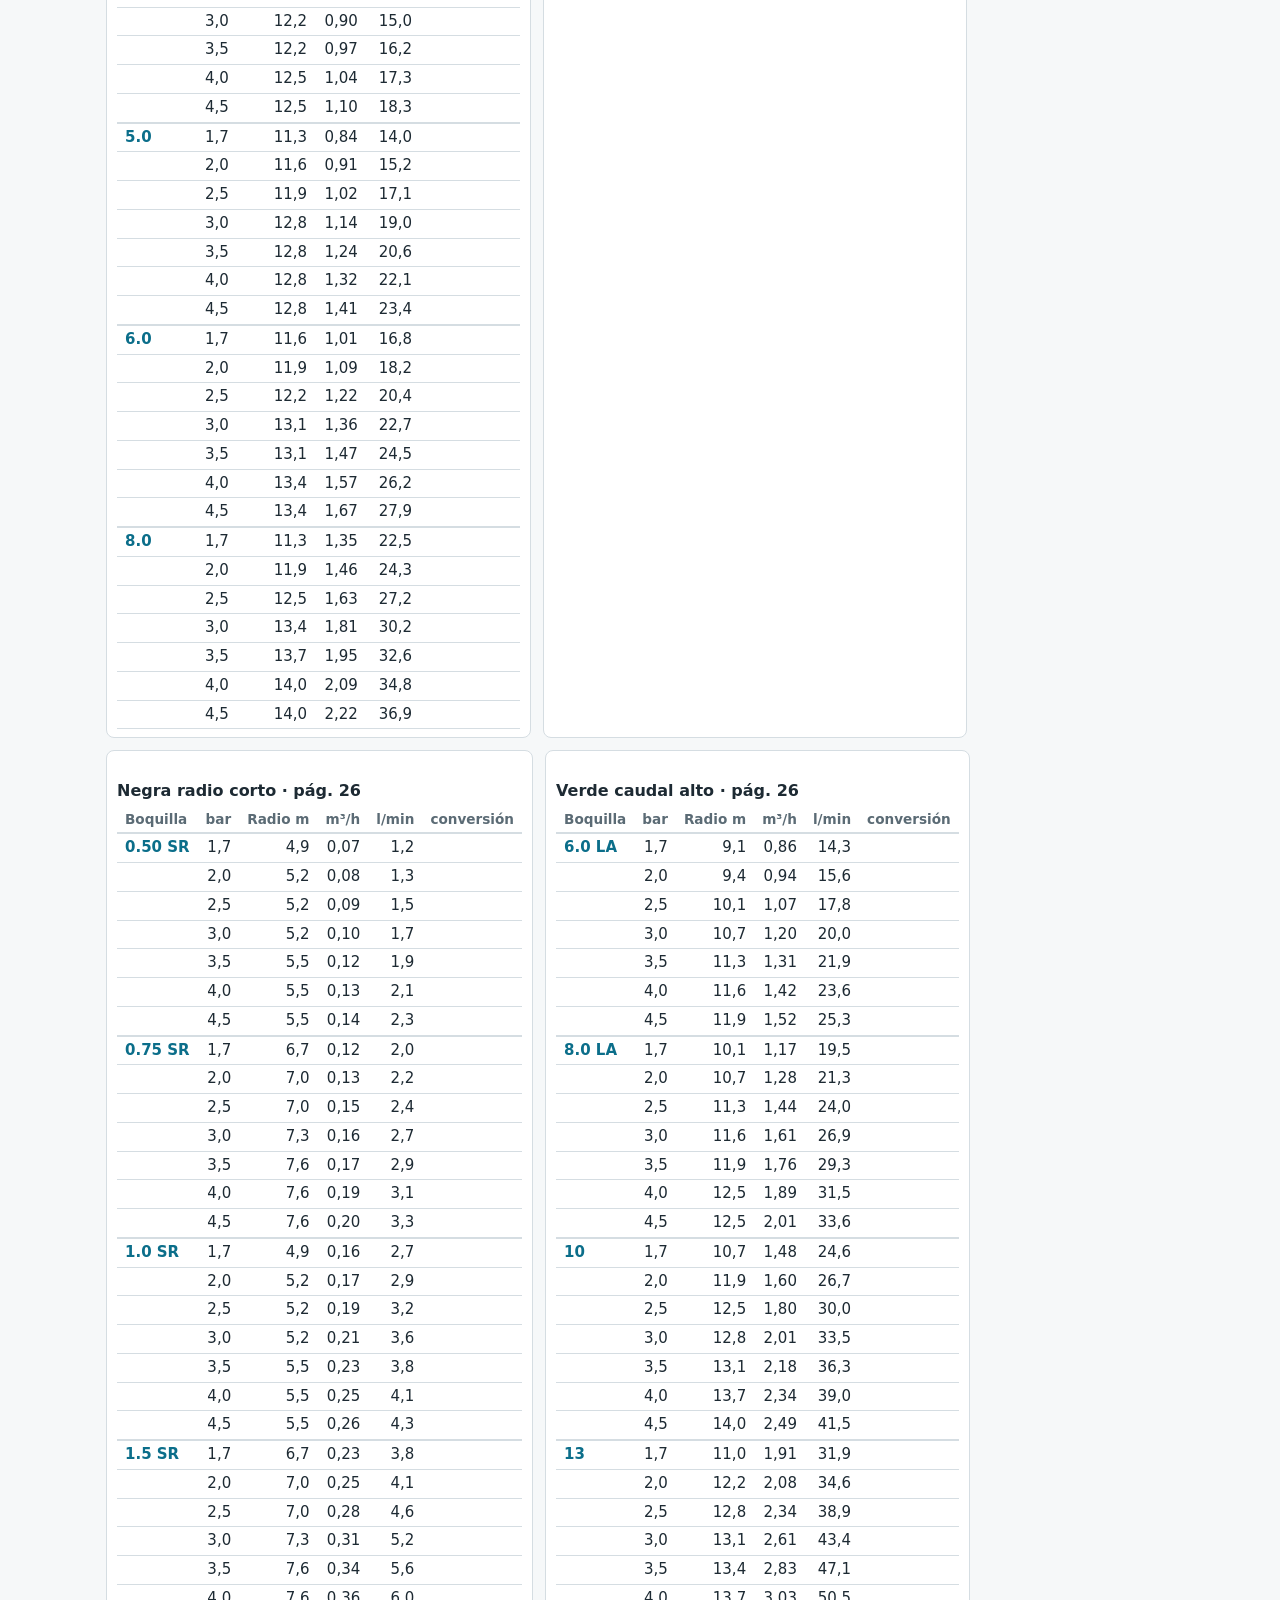
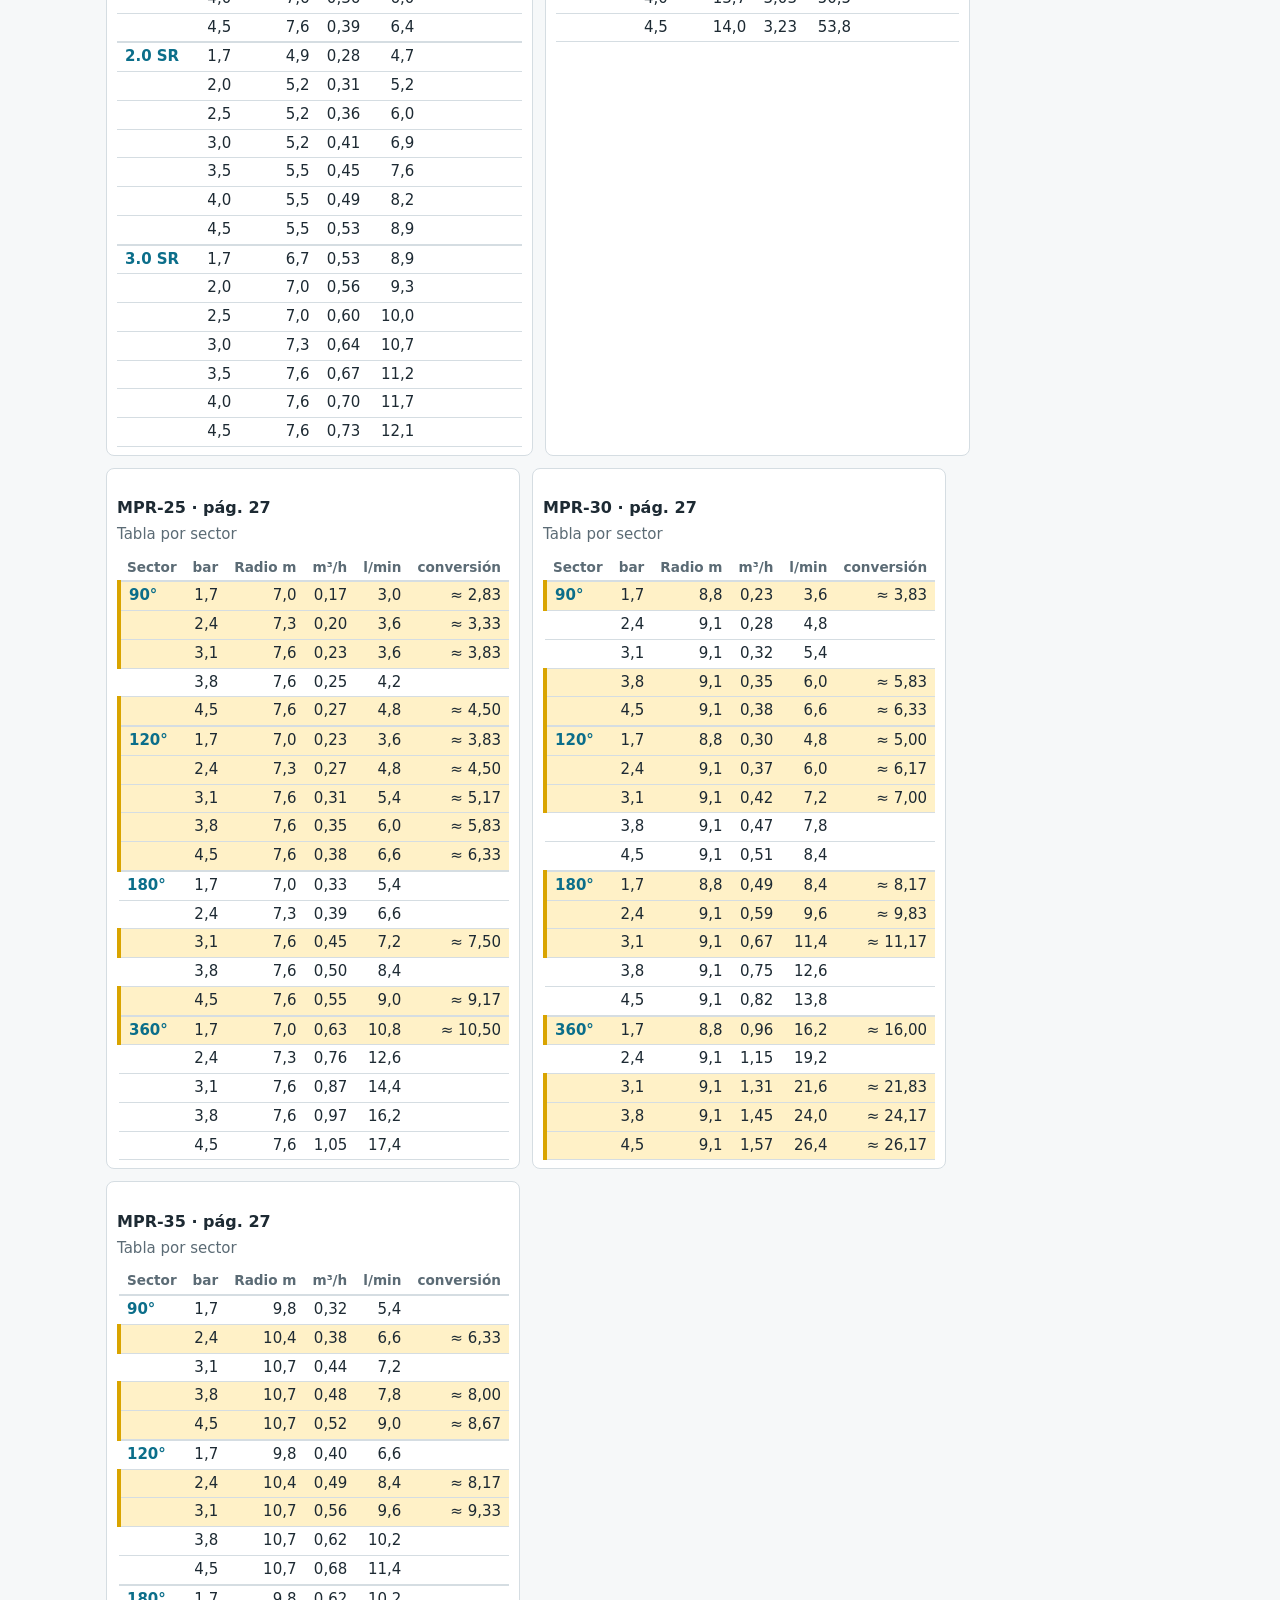
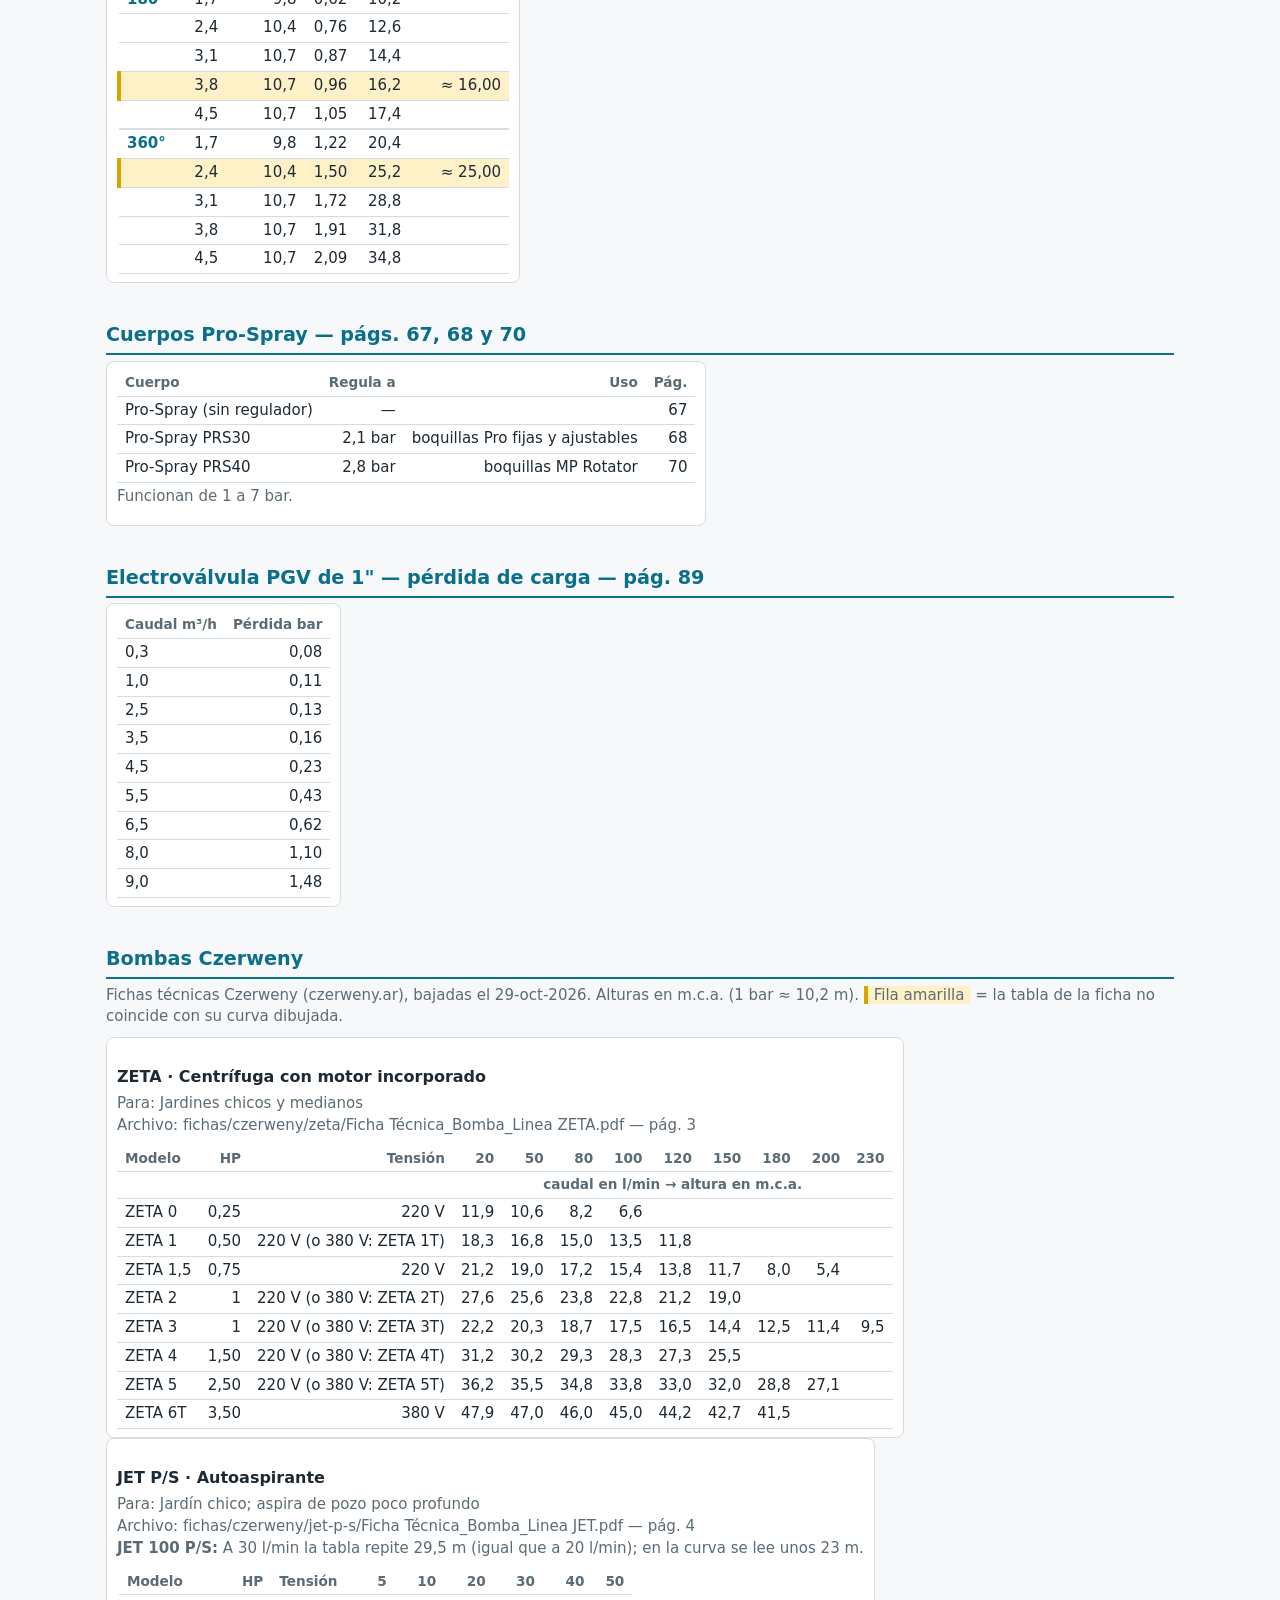
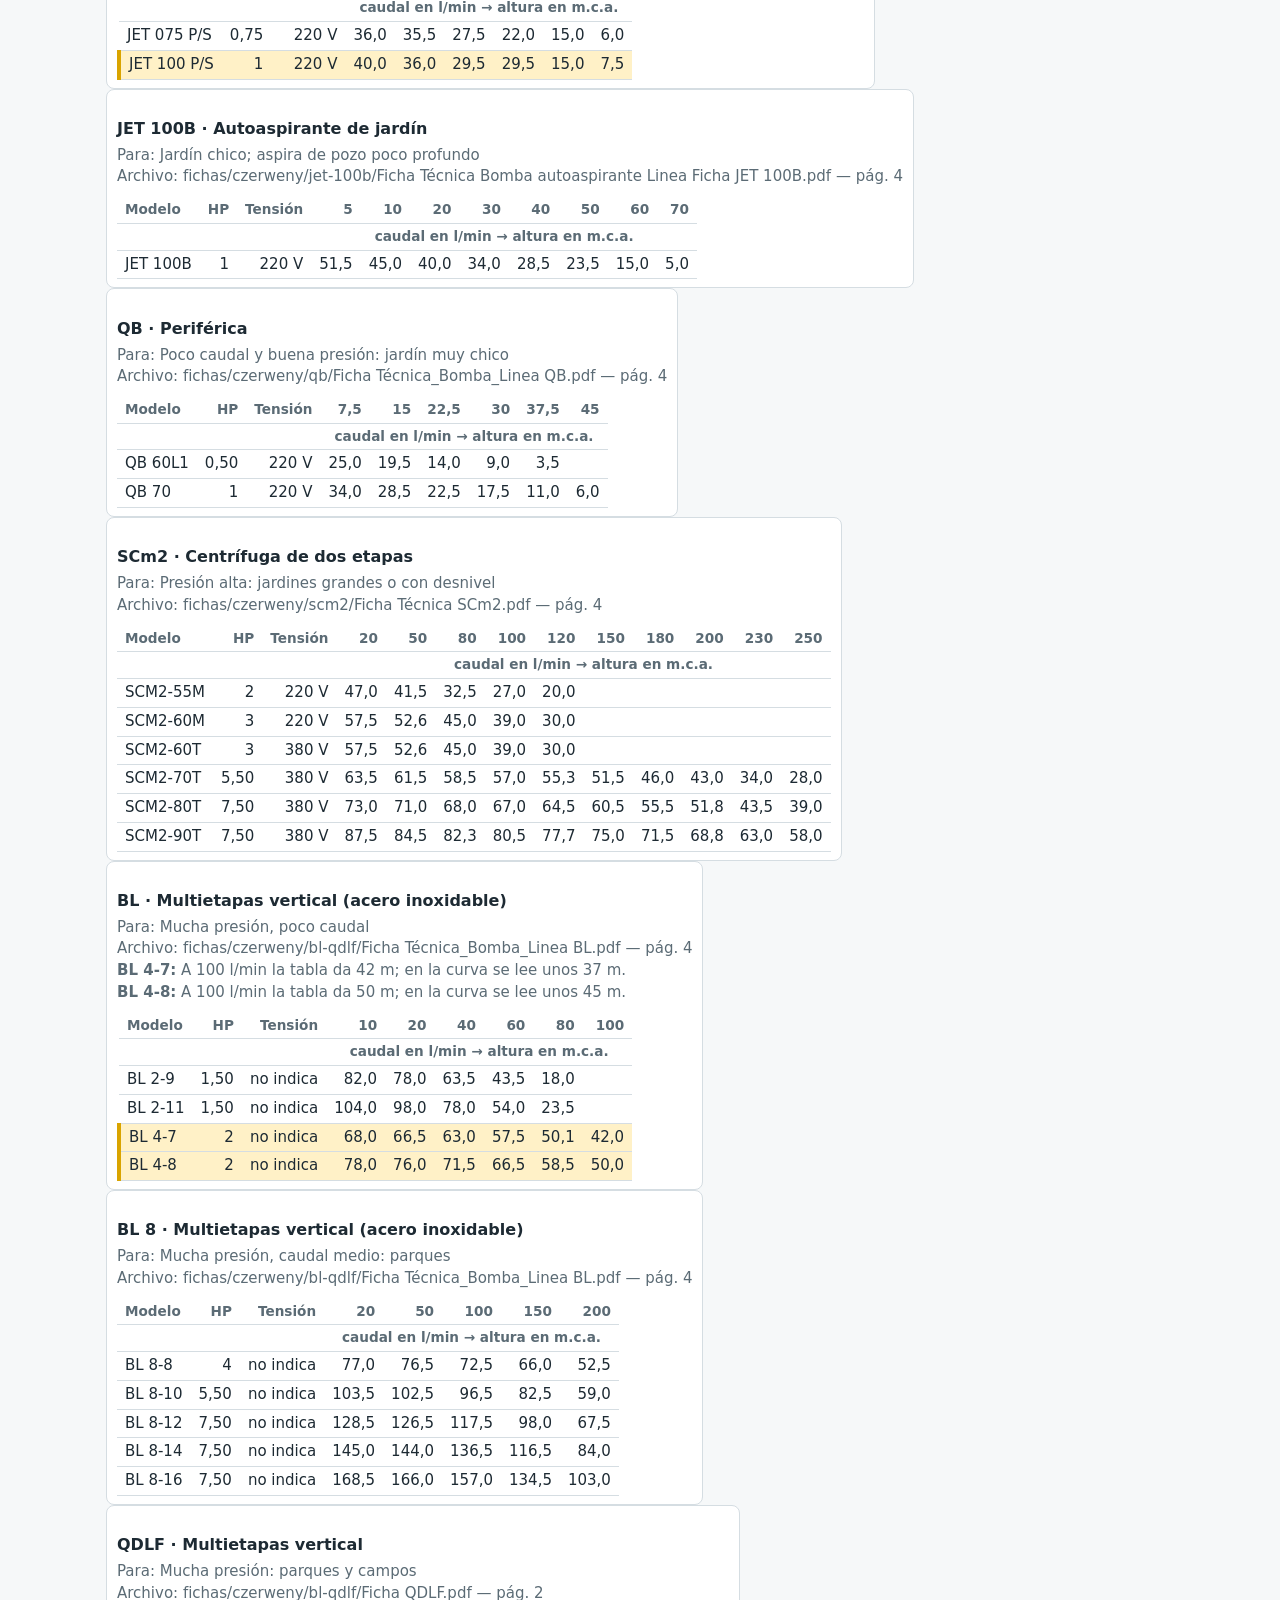
<file: datos/control.html>
<!doctype html>
<html lang="es">
<head>
<meta charset="utf-8">
<meta name="robots" content="noindex, nofollow, noarchive">
<meta name="viewport" content="width=device-width, initial-scale=1">
<title>Control de datos Hunter</title>
<style>
  :root { --tinta:#1d2a33; --suave:#5b6b75; --linea:#d5dde2; --fondo:#f6f8f9; --papel:#fff; --acento:#0b6e8a; --aviso:#fff1c7; --aviso-borde:#d9a400; }
  * { box-sizing:border-box; }
  body { margin:0; background:var(--fondo); color:var(--tinta); font:15px/1.45 system-ui, -apple-system, "Segoe UI", sans-serif; }
  main { max-width:1100px; margin:0 auto; padding:16px; }
  h1 { font-size:1.5rem; margin:.2em 0; }
  h2 { font-size:1.2rem; margin:2em 0 .3em; color:var(--acento); border-bottom:2px solid var(--acento); padding-bottom:.2em; }
  h3 { font-size:1rem; margin:1.2em 0 .3em; }
  p.nota, .ayuda { color:var(--suave); margin:.2em 0 .6em; }
  .ayuda { background:var(--papel); border:1px solid var(--linea); border-radius:8px; padding:10px 14px; }
  .marcada-ej { background:var(--aviso); border-left:4px solid var(--aviso-borde); padding:0 6px; }
  .grilla { display:flex; flex-wrap:wrap; gap:12px; }
  .caja { background:var(--papel); border:1px solid var(--linea); border-radius:8px; padding:8px 10px; overflow-x:auto; max-width:100%; }
  table { border-collapse:collapse; font-variant-numeric:tabular-nums; }
  th, td { padding:3px 8px; text-align:right; border-bottom:1px solid var(--linea); white-space:nowrap; }
  th { color:var(--suave); font-weight:600; font-size:.85rem; }
  td:first-child, th:first-child { text-align:left; }
  tr.rec td { font-weight:700; }
  tr.dif td { background:var(--aviso); }
  tr.dif td:first-child { border-left:4px solid var(--aviso-borde); }
  .sector { font-weight:700; color:var(--acento); }
  tbody tr.inicio td { border-top:2px solid var(--linea); }
</style>
</head>
<body>
<main>
  <h1>Control de datos Hunter</h1>
  <p class="nota" id="fuente"></p>
  <div class="ayuda">
    Cada tabla indica la página del catálogo. Los números están copiados tal cual y ya se compararon
    automáticamente con el texto del PDF (524 filas, todas iguales).<br>
    <b>Negrita</b> = presión recomendada por Hunter.
    <span class="marcada-ej">Fila amarilla</span> = en el catálogo, m³/h y l/min no coinciden más allá del redondeo
    (se muestra cuánto daría la conversión).
  </div>
  <div id="contenido"></div>
</main>
<script src="hunter-2026.js"></script>
<script src="czerweny.js"></script>
<script>
const H = window.HUNTER;
const $c = document.getElementById('contenido');
document.getElementById('fuente').textContent = 'Fuente: ' + H.fuente;
const n = (v, d) => v.toLocaleString('es-AR', { minimumFractionDigits: d, maximumFractionDigits: d });
// m3/h viene redondeado a 0,01 (±0,083 l/min); l/min a 0,01 o 0,1.
const difiere = (m3h, lpm) => Math.abs(m3h * 1000 / 60 - lpm) > 0.14;

function seccion(titulo, nota) {
  $c.insertAdjacentHTML('beforeend', `<h2>${titulo}</h2>` + (nota ? `<p class="nota">${nota}</p>` : ''));
  const g = document.createElement('div'); g.className = 'grilla'; $c.appendChild(g); return g;
}
// dl = decimales de l/min, los mismos que usa el catálogo en esa tabla.
function fila(etiqueta, bar, radio, m3h, lpm, dl, rec, inicio) {
  const d = difiere(m3h, lpm);
  const cls = [rec ? 'rec' : '', d ? 'dif' : '', inicio ? 'inicio' : ''].join(' ');
  const r = Array.isArray(radio) ? `${n(radio[0],1)} × ${n(radio[1],1)}` : n(radio, 1);
  return `<tr class="${cls}"><td>${etiqueta}</td><td>${n(bar,1)}</td><td>${r}</td><td>${n(m3h,2)}</td>`
    + `<td>${n(lpm, dl)}</td><td>${d ? '≈ ' + n(m3h*1000/60, 2) : ''}</td></tr>`;
}
function tabla(g, titulo, sub, filasHtml, primera = 'Sector', radioTit = 'Radio m') {
  g.insertAdjacentHTML('beforeend', `<div class="caja"><h3>${titulo}</h3>${sub ? `<p class="nota">${sub}</p>` : ''}
    <table><thead><tr><th>${primera}</th><th>bar</th><th>${radioTit}</th><th>m³/h</th><th>l/min</th><th>conversión</th></tr></thead>
    <tbody>${filasHtml}</tbody></table></div>`);
}
function porSector(grupo, b, dl) {
  let h = '';
  for (const [s, filas] of Object.entries(b.sectores))
    filas.forEach((f, i) => h += fila(i === 0 ? `<span class="sector">${s}°</span>` : '', grupo.presiones[i], f[0], f[1], f[2], dl, grupo.presiones[i] === grupo.recomendada, i === 0));
  return h;
}

let g = seccion(`Boquillas Pro de arco fijo (cuerpo Pro-Spray) — pág. ${H.proFijas.pagina}`);
for (const b of H.proFijas.boquillas)
  tabla(g, `${b.modelo} · ${b.color}`, `Radio ${n(b.radioNominal,1)} m · trayectoria ${b.trayectoria}°` + (b.nota ? `<br>${b.nota}` : ''), porSector(H.proFijas, b, 2));

g = seccion(`Boquillas ajustables Pro (cuerpo Pro-Spray) — pág. ${H.proAjustables.pagina}`);
for (const b of H.proAjustables.boquillas)
  tabla(g, `${b.modelo} · ${b.color}`, `Radio ${n(b.radioNominal,1)} m · arco de 0° a 360°`, porSector(H.proAjustables, b, 2));

g = seccion(`MP Rotator — págs. 53 y 54`, 'Presión óptima 2,8 bar (cuerpo Pro-Spray PRS40).');
for (const b of H.mpRotator.boquillas)
  tabla(g, `${b.modelo} · pág. ${b.pagina || H.mpRotator.pagina}`, `Radio ${b.radioNominal} m<br>${b.colores}`, porSector(H.mpRotator, b, 2));
for (const b of H.mpRotator.franjas.boquillas) {
  let h = ''; b.filas.forEach((f, i) => h += fila('', H.mpRotator.presiones[i], f[0], f[1], f[2], 2, H.mpRotator.presiones[i] === H.mpRotator.recomendada));
  tabla(g, `${b.modelo} · pág. 54`, b.nombre, h, '', 'Ancho × largo m');
}

g = seccion(`Turbina PGP Ultra — págs. 25 a 27`, `Rango recomendado ${n(H.pgpUltra.rangoRecomendado[0],1)} a ${n(H.pgpUltra.rangoRecomendado[1],1)} bar. El caudal es el de la boquilla, sin importar el arco.`);
const series = [...new Set(H.pgpUltra.boquillas.map(b => b.serie))];
for (const s of series) {
  let h = ''; let pag;
  for (const b of H.pgpUltra.boquillas.filter(x => x.serie === s)) {
    pag = b.pagina;
    b.filas.forEach((f, i) => h += fila(i === 0 ? `<span class="sector">${b.modelo}</span>` : '', H.pgpUltra.presiones[i], f[0], f[1], f[2], 1, false, i === 0));
  }
  tabla(g, `${s} · pág. ${pag}`, '', h, 'Boquilla');
}
for (const b of H.pgpUltra.mpr.boquillas)
  tabla(g, `${b.modelo} · pág. 27`, 'Tabla por sector', porSector(H.pgpUltra.mpr, b, 1));

g = seccion('Cuerpos Pro-Spray — págs. 67, 68 y 70');
g.insertAdjacentHTML('beforeend', `<div class="caja"><table><thead><tr><th>Cuerpo</th><th>Regula a</th><th>Uso</th><th>Pág.</th></tr></thead><tbody>`
  + H.proSpray.cuerpos.map(c => `<tr><td>${c.modelo}</td><td>${c.regula ? n(c.regula,1) + ' bar' : '—'}</td><td>${c.uso || ''}</td><td>${c.pagina}</td></tr>`).join('')
  + `</tbody></table><p class="nota">Funcionan de ${n(H.proSpray.rangoFuncionamiento[0],0)} a ${n(H.proSpray.rangoFuncionamiento[1],0)} bar.</p></div>`);

g = seccion(`Electroválvula PGV de 1" — pérdida de carga — pág. ${H.pgv1.pagina}`);
g.insertAdjacentHTML('beforeend', `<div class="caja"><table><thead><tr><th>Caudal m³/h</th><th>Pérdida bar</th></tr></thead><tbody>`
  + H.pgv1.perdida.map(([q, p]) => `<tr><td>${n(q,1)}</td><td>${n(p,2)}</td></tr>`).join('') + `</tbody></table></div>`);

// Bombas Czerweny: una tabla por línea, modelos en filas y caudales en columnas.
const C = window.CZERWENY;
$c.insertAdjacentHTML('beforeend', `<h2>Bombas Czerweny</h2><p class="nota">${C.fuente}. Alturas en m.c.a. (1 bar ≈ ${n(C.mcaPorBar,1)} m).
  <span class="marcada-ej">Fila amarilla</span> = la tabla de la ficha no coincide con su curva dibujada.</p>`);
for (const L of C.lineas) {
  g = document.createElement('div'); g.className = 'grilla'; $c.appendChild(g);
  const cab = L.caudales.map(q => `<th>${n(q, q % 1 ? 1 : 0)}</th>`).join('');
  const filas = L.modelos.map(m => `<tr class="${m.duda ? 'dif' : ''}"><td>${m.modelo}</td><td>${n(m.hp, m.hp % 1 ? 2 : 0)}</td><td>${m.tension}</td>`
    + L.caudales.map((_, i) => `<td>${m.alturas[i] != null ? n(m.alturas[i], L.origen === 'curva' ? 0 : 1) : ''}</td>`).join('') + '</tr>').join('');
  const dudas = L.modelos.filter(m => m.duda).map(m => `<br><b>${m.modelo}:</b> ${m.duda}`).join('');
  const aviso = L.origen === 'curva' ? '<br><b>Sin tabla en la ficha: valores leídos del gráfico, aproximados (±1 a 2 m).</b>' : '';
  g.insertAdjacentHTML('beforeend', `<div class="caja"><h3>${L.linea} · ${L.tipo}</h3>
    <p class="nota">Para: ${L.uso}<br>Archivo: fichas/czerweny/${L.archivo} — pág. ${L.pagina}${aviso}${L.nota ? '<br>' + L.nota : ''}${dudas}</p>
    <table><thead><tr><th>Modelo</th><th>HP</th><th>Tensión</th>${cab}</tr>
    <tr><th></th><th></th><th></th><th colspan="${L.caudales.length}" style="text-align:center">caudal en l/min → altura en m.c.a.</th></tr></thead>
    <tbody>${filas}</tbody></table></div>`);
}
</script>
</body>
</html>
</file>
<file: app/estilos.css>
/* Colores de la marca Aspersia, medidos del logo de Darío (app/marca/logo-original.webp):
   azul marino de las letras, azul agua de la gota y verde lima de las hojas (solo como detalle). */
:root {
  --primario: #0b4a8f;          /* azul marino: títulos, botones, encabezados */
  --primario-oscuro: #012657;   /* parte baja de las letras del logo */
  --primario-claro: #e7f0fa;    /* fondos suaves de las cifras y lo elegido */
  --agua: #0a9ae9;              /* azul de la gota: foco y detalles */
  --hoja: #58a003;              /* verde lima de las hojas */
  --hoja-fondo: #eef7e1;
  --hoja-texto: #3b6e02;
  --tinta: #13233a;
  --suave: #5a6b80;
  --linea: #d8e1eb;
  --fondo: #f2f6fa;
  --papel: #ffffff;
  --campo: #ffffff;
  --barra: #ffffff;
  --error: #b3261e;
  --error-fondo: #fdecea;
  --aviso: #8a5a00;
  --aviso-fondo: #fff4d6;
  --info: #4a5866;
  --info-fondo: #eef1f4;
  color-scheme: light;
}
@media (prefers-color-scheme: dark) {
  :root {
    --primario: #7cbcf2;
    --primario-oscuro: #b9dcfa;
    --primario-claro: #14283f;
    --agua: #3db4f5;
    --hoja: #8ccf3f;
    --hoja-fondo: #1d2e10;
    --hoja-texto: #a9dc6b;
    --tinta: #e4ebf3;
    --suave: #98a8bb;
    --linea: #2a3a4d;
    --fondo: #0d1520;
    --papel: #152030;
    --campo: #101a27;
    --barra: #101b2b;
    --error: #ff8a80;
    --error-fondo: #3a1714;
    --aviso: #ffcc66;
    --aviso-fondo: #362a0c;
    --info: #b3c0cd;
    --info-fondo: #1c2633;
    color-scheme: dark;
  }
}

* { box-sizing: border-box; }
[hidden] { display: none !important; }
html { -webkit-text-size-adjust: 100%; }
body {
  margin: 0;
  background: var(--fondo);
  color: var(--tinta);
  font: 16px/1.45 -apple-system, system-ui, "Segoe UI", Roboto, sans-serif;
}

/* Encabezado blanco con el logo, como en la imagen de la marca; la línea verde repite la del logo. */
.barra {
  background: var(--barra);
  border-bottom: 3px solid var(--hoja);
  padding: calc(10px + env(safe-area-inset-top)) 16px 10px;
  display: flex; align-items: center; gap: 12px;
}
.barra img { width: 44px; height: 44px; flex: none; }
.barra div { min-width: 0; }
.barra h1 {
  margin: 0; font-size: 1.3rem; line-height: 1.1;
  color: var(--primario); font-weight: 800; letter-spacing: .08em; text-transform: uppercase;
}
.barra p { margin: 2px 0 0; font-size: .82rem; color: var(--suave); overflow: hidden; text-overflow: ellipsis; white-space: nowrap; }

main { max-width: 720px; margin: 0 auto; padding: 12px 16px calc(32px + env(safe-area-inset-bottom)); }

.tarjeta {
  background: var(--papel);
  border: 1px solid var(--linea);
  border-radius: 14px;
  padding: 14px 16px 16px;
  margin-bottom: 12px;
}
.tarjeta h2 { margin: 0 0 10px; font-size: 1.05rem; color: var(--primario); }

.campos { display: grid; gap: 10px; }
/* minmax(0, 1fr): las columnas no se agrandan por textos largos de los menús (eso sacaba la pantalla de cuadro). */
.campos.dos { grid-template-columns: minmax(0, 1fr) minmax(0, 1fr); }
.campos .ancho { grid-column: 1 / -1; }
/* Rótulo (con su unidad al lado) arriba y el campo debajo, ocupando todo el ancho. */
label { display: block; font-size: .85rem; color: var(--suave); min-width: 0; }
label > input, label > select { display: block; margin-top: 4px; }
.unidad { font-size: .75rem; opacity: .8; }
input[type=number], input[type=text], input[type=tel], input[type=email], input[type=date], select, textarea {
  width: 100%; max-width: 100%;
  text-overflow: ellipsis;
  font: inherit;
  font-size: 16px;            /* evita que el iPhone haga zoom al tocar */
  color: var(--tinta);
  background: var(--campo);
  border: 1px solid var(--linea);
  border-radius: 10px;
  padding: 9px 10px;
  min-height: 44px;
}
input:focus, select:focus, textarea:focus { outline: 2px solid var(--agua); outline-offset: 1px; }
textarea { resize: vertical; line-height: 1.4; display: block; margin-top: 4px; }
input:disabled, textarea:disabled, select:disabled { opacity: .7; background: var(--fondo); }
a { color: var(--primario); }
.separado { margin-top: 12px; }
.centro { text-align: center; }

/* Menú de inicio */
.menu { display: grid; gap: 8px; }
.menu-item {
  display: grid; gap: 2px; text-decoration: none; color: var(--tinta);
  background: var(--papel); border: 1px solid var(--linea); border-radius: 14px; padding: 12px 16px;
}
.menu-item b { color: var(--primario); }
.menu-item b::after { content: ' ›'; color: var(--suave); }
.menu-item span { font-size: .82rem; color: var(--suave); }
.vacio { display: grid; gap: 4px; padding: 6px 2px 2px; }
.vacio span { font-size: .85rem; color: var(--suave); }

/* Pestañas de la obra */
.pestanas {
  display: grid; grid-template-columns: repeat(3, 1fr); gap: 4px; margin-bottom: 12px;
  background: var(--papel); border: 1px solid var(--linea); border-radius: 12px; padding: 4px;
  position: sticky; top: 0; z-index: 2;
}
.pestanas a {
  text-align: center; text-decoration: none; color: var(--suave); font-weight: 600; font-size: .92rem;
  border-radius: 9px; padding: 9px 4px; min-height: 40px;
}
.pestanas a[aria-selected=true] { background: var(--primario); color: #fff; }
@media (prefers-color-scheme: dark) { .pestanas a[aria-selected=true] { color: #0b1a2c; } }

/* Renglones del presupuesto */
.rubro { color: var(--primario); font-size: .95rem; margin: 16px 0 8px; border-bottom: 2px solid var(--primario-claro); padding-bottom: 4px; }
.renglon { border: 1px solid var(--linea); border-radius: 12px; padding: 8px 10px 10px; margin-bottom: 8px; min-width: 0; }
.renglon.sin-precio { border-style: dashed; border-color: var(--aviso); }
.renglon-fila { display: flex; gap: 6px; align-items: center; }
.renglon-fila input { flex: 1; min-width: 0; font-weight: 600; }
.renglon-numeros { display: grid; grid-template-columns: minmax(0, .8fr) minmax(0, 1fr) minmax(0, 1fr); gap: 8px; margin-top: 8px; align-items: end; }
.importe { display: grid; text-align: right; padding-bottom: 10px; min-width: 0; }
.importe b { font-variant-numeric: tabular-nums; color: var(--primario-oscuro); overflow: hidden; text-overflow: ellipsis; }
.quitar {
  flex: none; width: 40px; height: 44px; border: 1px solid var(--linea); border-radius: 10px;
  background: transparent; color: var(--suave); font-size: 1.3rem; line-height: 1;
}
.enlace { border: 0; background: transparent; color: var(--primario); text-decoration: underline; padding: 0; font-size: inherit; }
.cerrado { background: var(--aviso-fondo); border-left: 4px solid var(--aviso); border-radius: 0; padding: 10px 12px; margin-bottom: 12px; font-size: .9rem; }
.cerrado .chico { margin-top: 8px; display: block; background: var(--papel); }

/* Totales */
table.totales { margin-top: 12px; font-size: .95rem; }
table.totales td { padding: 6px 4px; }
table.totales td:last-child { text-align: right; }
.total-final td { font-size: 1.2rem; font-weight: 800; color: var(--primario-oscuro); border-bottom: 0; border-top: 2px solid var(--primario); padding-top: 10px; }

/* Botones principales */
.botonera { display: grid; grid-template-columns: 1fr 1fr; gap: 8px; margin: 4px 0 6px; }
.principal {
  display: block; text-align: center; min-height: 48px; padding: 12px; border-radius: 12px; font-weight: 700; font-size: 1rem;
  border: 2px solid var(--primario); background: var(--papel); color: var(--primario);
}
.principal.lleno { background: var(--primario); color: #fff; }
@media (prefers-color-scheme: dark) { .principal.lleno { color: #0b1a2c; } }
.principal:disabled { opacity: .6; }
.ancho { width: 100%; margin-top: 8px; }
.archivo { cursor: pointer; }
.archivo input { position: absolute; width: 1px; height: 1px; opacity: 0; }
.peligro { color: var(--error); border-color: var(--error); }
.precio-item { margin-bottom: 10px; color: var(--tinta); }

/* Plano */
.plano-tarjeta { padding: 10px; }
.plano-caja { position: relative; }
.plano {
  display: block; width: 100%; height: min(62vh, 520px); border-radius: 10px;
  background: var(--fondo); touch-action: none; user-select: none; -webkit-user-select: none;
}
.plano .terreno { fill: #f4fbef; stroke: var(--hoja); stroke-width: .08; }
@media (prefers-color-scheme: dark) { .plano .terreno { fill: #142219; } }
.plano .grilla line { stroke: var(--linea); stroke-width: .02; }
.plano .grilla line.fuerte { stroke-width: .05; }
.plano .cobertura { image-rendering: pixelated; pointer-events: none; }
.plano .tocar { fill: transparent; }
.plano .cabeza { stroke: #fff; stroke-width: .06; }
.plano .numero-plano { fill: #fff; text-anchor: middle; font-weight: 700; pointer-events: none; font-family: system-ui, sans-serif; }
.plano .valvula { stroke: #fff; stroke-width: .05; }
.plano .fuente { fill: var(--primario); stroke: #fff; stroke-width: .05; }
.plano .pieza { cursor: grab; }
.plano .pieza.elegida .tocar { fill: rgba(236, 0, 140, .18); stroke: #EC008C; stroke-width: .06; }
.plano-botones { position: absolute; right: 8px; top: 8px; display: grid; gap: 6px; }
.plano-botones button {
  width: 40px; height: 40px; border-radius: 10px; border: 1px solid var(--linea);
  background: var(--papel); color: var(--primario); font-size: 1.2rem; font-weight: 700;
}
.filtro { display: flex; gap: 6px; overflow-x: auto; padding-bottom: 8px; }
.filtro button {
  flex: none; display: flex; align-items: center; gap: 6px; border: 1px solid var(--linea); border-radius: 999px;
  background: var(--papel); color: var(--tinta); padding: 6px 12px; min-height: 36px; font-size: .85rem;
}
.filtro button.activo { border-color: var(--primario); background: var(--primario-claro); font-weight: 600; }
.filtro i { width: 10px; height: 10px; border-radius: 50%; display: inline-block; }
.estadisticas { display: flex; flex-wrap: wrap; gap: 6px; margin-top: 4px; }
.dato { font-size: .82rem; border-radius: 8px; padding: 4px 8px; }
.dato.seco { background: var(--error-fondo); color: var(--error); }
.dato.uno { background: var(--aviso-fondo); color: var(--aviso); }
.dato.bien { background: var(--primario-claro); color: var(--primario); }
.leyenda i { display: inline-block; width: 10px; height: 10px; border-radius: 2px; margin: 0 2px 0 6px; vertical-align: -1px; }
.leyenda i.seco { background: rgba(225, 29, 72, .5); }
.leyenda i.uno { background: rgba(234, 179, 8, .5); }
.leyenda i.bien { background: rgba(10, 154, 233, .25); }
.sel-titulo { margin: 0 0 10px; font-weight: 600; color: var(--primario); font-size: .92rem; }
.giros { display: grid; grid-template-columns: repeat(4, 1fr); gap: 6px; margin-top: 8px; }
.pestanas { grid-template-columns: repeat(4, 1fr); }
.modo-plano { display: grid; grid-template-columns: 1fr 1fr; gap: 4px; background: var(--fondo); border-radius: 10px; padding: 3px; margin-bottom: 8px; }
.modo-plano button { border: 0; border-radius: 8px; background: transparent; color: var(--suave); font-weight: 600; min-height: 38px; }
.modo-plano button[aria-selected=true] { background: var(--papel); color: var(--primario); box-shadow: 0 1px 2px rgba(0, 0, 0, .12); }
.plano-3d { overflow: hidden; touch-action: none; }
.fondo { margin-top: 12px; border: 1px solid var(--linea); border-radius: 12px; padding: 10px 12px; }
.fondo summary { color: var(--primario); font-weight: 600; cursor: pointer; min-height: 32px; }
.fondo .principal { margin-top: 10px; }
.fondo input[type=range] { width: 100%; margin-top: 6px; accent-color: var(--primario); }
.fondo label { margin-top: 10px; }
.calibrar { background: var(--aviso-fondo); border-radius: 10px; padding: 8px 10px; margin-top: 10px; }
.calibrar .ayuda { color: var(--tinta); font-weight: 600; }
.plano .marca-calibrar { fill: #e11d48; stroke: #fff; }
.plano .linea-calibrar { stroke: #e11d48; stroke-dasharray: .3 .2; }
.plano .texto-calibrar { fill: #e11d48; font-weight: 700; font-family: system-ui, sans-serif; paint-order: stroke; stroke: #fff; }
.aviso-flotante {
  position: fixed; left: 12px; right: 12px; bottom: calc(14px + env(safe-area-inset-bottom)); z-index: 50;
  background: var(--error); color: #fff; border-radius: 12px; padding: 12px 14px; font-size: .9rem; box-shadow: 0 4px 16px rgba(0,0,0,.25);
}
.plano-3d canvas { display: block; }
.pestanas a { font-size: .85rem; }

.opciones { display: flex; flex-wrap: wrap; gap: 8px; margin-bottom: 12px; }
.opciones label, .tilde {
  display: flex; flex-direction: row; align-items: center; gap: 8px;
  color: var(--tinta); font-size: .95rem;
}
.opciones label {
  border: 1px solid var(--linea); border-radius: 999px; padding: 8px 14px; min-height: 44px;
}
.opciones label:has(input:checked) { background: var(--primario-claro); border-color: var(--primario); }
.tilde { margin-top: 12px; min-height: 44px; }
input[type=radio], input[type=checkbox] { width: 20px; height: 20px; accent-color: var(--primario); margin: 0; }
.ayuda { margin: 4px 0 0; font-size: .8rem; color: var(--suave); }
.ayuda.arriba { margin: -4px 0 10px; }

/* Lista de sectores de la obra */
.sectores { list-style: none; margin: 0; padding: 0; display: grid; grid-template-columns: minmax(0, 1fr); gap: 8px; }
.sector-tarjeta {
  width: 100%; text-align: left; display: grid; gap: 3px; text-decoration: none;
  background: var(--campo); color: var(--tinta);
  border: 1px solid var(--linea); border-left: 4px solid var(--agua); border-radius: 12px; padding: 10px 12px; min-height: 64px;
}
.sector-tarjeta:active { background: var(--primario-claro); }
.sector-nombre { font-weight: 600; font-size: 1rem; color: var(--primario); }
.sector-nombre::after { content: ' ›'; color: var(--suave); }
.sector-datos { font-size: .82rem; color: var(--suave); }
.estado { justify-self: start; font-size: .75rem; font-weight: 600; border-radius: 999px; padding: 2px 10px; margin-top: 2px; }
.estado.bien  { background: var(--hoja-fondo); color: var(--hoja-texto); }
.estado.info  { background: var(--info-fondo); color: var(--info); }
.estado.aviso { background: var(--aviso-fondo); color: var(--aviso); }
.estado.error { background: var(--error-fondo); color: var(--error); }
.resumen-texto { font-size: .9rem; margin: 0 0 10px; }

/* Vista de un sector */
.volver {
  display: inline-block; border: 0; background: transparent; color: var(--primario); font-weight: 600; text-decoration: none;
  font-size: 1rem; padding: 10px 0; min-height: 44px; margin-bottom: 2px;
}
.acciones { display: flex; gap: 8px; margin-top: 10px; }
.chico:disabled { opacity: .4; }

/* minmax(0, 1fr): sin esto, el nombre largo del aspersor (que no se corta de línea) ensanchaba la tarjeta fuera de la pantalla. */
.aspersores { list-style: none; margin: 14px 0 0; padding: 0; display: grid; grid-template-columns: minmax(0, 1fr); gap: 10px; }
.aspersor { border: 1px solid var(--linea); border-radius: 12px; padding: 10px 12px 12px; min-width: 0; }
.aspersor-cabeza { display: flex; align-items: center; gap: 8px; margin-bottom: 8px; }
.numero {
  flex: none; width: 28px; height: 28px; border-radius: 50%;
  background: var(--agua); color: #fff; display: grid; place-items: center; font-weight: 700; font-size: .9rem;
}
@media (prefers-color-scheme: dark) { .numero { color: #06263a; } }
.resumen { flex: 1; font-size: .85rem; color: var(--suave); min-width: 0; overflow: hidden; text-overflow: ellipsis; white-space: nowrap; }

button { font: inherit; cursor: pointer; }
.boton {
  width: 100%; margin-top: 12px; min-height: 46px;
  border: 1px dashed var(--primario); border-radius: 12px;
  background: transparent; color: var(--primario); font-weight: 600;
}
.chico {
  border: 1px solid var(--linea); border-radius: 8px; background: transparent;
  color: var(--suave); font-size: .8rem; padding: 6px 10px; min-height: 34px;
}

.ajustes { margin-top: 14px; font-size: .9rem; }
.ajustes summary { color: var(--suave); cursor: pointer; min-height: 32px; }
.ajustes label { margin-top: 8px; }

/* Resultado */
.cifras { display: grid; grid-template-columns: repeat(3, 1fr); gap: 8px; margin-bottom: 12px; }
.cifra { background: var(--primario-claro); border-radius: 10px; padding: 10px; }
.cifra b { display: block; font-size: 1.35rem; line-height: 1.15; font-variant-numeric: tabular-nums; color: var(--primario-oscuro); }
.cifra span { font-size: .75rem; color: var(--suave); }
@media (max-width: 380px) { .cifras { grid-template-columns: 1fr 1fr; } }

.avisos { list-style: none; padding: 0; margin: 0 0 12px; display: grid; gap: 6px; }
.avisos li { border-radius: 10px; padding: 8px 10px; font-size: .88rem; border-left: 4px solid; }
.avisos .error { background: var(--error-fondo); border-color: var(--error); }
.avisos .aviso { background: var(--aviso-fondo); border-color: var(--aviso); }
.avisos .info  { background: var(--info-fondo); border-color: var(--info); }
.todo-bien { background: var(--hoja-fondo); color: var(--hoja-texto); border-radius: 10px; padding: 8px 10px; font-size: .9rem; margin: 0 0 12px; }

.tabla { overflow-x: auto; margin: 0 -4px 12px; }
table { border-collapse: collapse; width: 100%; font-size: .85rem; font-variant-numeric: tabular-nums; }
th, td { padding: 6px 6px; text-align: right; border-bottom: 1px solid var(--linea); white-space: nowrap; }
th { color: var(--suave); font-weight: 600; font-size: .75rem; }
th:first-child, td:first-child { text-align: left; }
td.nombre { white-space: normal; min-width: 7.5em; }
td.mal { color: var(--error); font-weight: 600; }
tr.elegido td { background: var(--primario-claro); font-weight: 600; }
h3 { font-size: .9rem; margin: 14px 0 6px; color: var(--suave); }
.recorrido { font-size: .88rem; margin: 0 0 12px; padding-left: 18px; }
.recorrido li { margin: 2px 0; }
.plano .terreno.con-fondo { fill: transparent; stroke-width: .12; }
/* Sobre la foto, la cobertura más suave para que se vea el terreno; mientras se escala, no se muestra. */
.plano .cobertura.sobre-fondo { opacity: .5; }
.plano.calibrando .cobertura { display: none; }
.plano .fondo-imagen { pointer-events: none; }

/* Recordatorio de copia de seguridad en Obras */
.tarjeta.recordar { border: 2px solid var(--agua, #0A9AE9); }
.tarjeta.recordar p { margin-top: 0; }
ol.pasos { margin: 0 0 12px; padding-left: 22px; }
ol.pasos li { margin: 4px 0; }

/* Lado del sol */
.plano .capa-sol { pointer-events: none; }
.leyenda i.sol { background: rgba(250, 204, 21, .7); }
.leyenda i.menos-sol { background: rgba(148, 163, 184, .6); }
.estadisticas .ayuda { flex-basis: 100%; }
.rosa { position: absolute; top: 8px; left: 8px; width: 40px; height: 40px; border-radius: 50%; background: rgba(255, 255, 255, .85); box-shadow: 0 1px 3px rgba(0, 0, 0, .25); pointer-events: none; }
.rosa svg { width: 100%; height: 100%; overflow: visible; transition: transform .2s; }
.rosa .rosa-n { fill: #e11d48; }
.rosa .rosa-s { fill: #94a3b8; }
.rosa text { font-size: 9px; font-weight: 800; text-anchor: middle; fill: #13233a; }
.capas { flex-wrap: wrap; }
.capas { margin-top: 10px; }
/* Opción elegida en los botones del panel del plano (arco, altura) */
.giros .chico.activo { border-color: var(--primario); background: var(--primario-claro); color: var(--primario); font-weight: 700; }
/* Aviso al cambiar el arco (por ejemplo, una fija que pasa a ajustable) */
.aviso-arco { background: var(--aviso-fondo); color: var(--aviso); border-radius: 8px; padding: 6px 10px; margin: 0; }
/* Caño principal (ramal), mangueras y codos en el plano */
.plano .codo { fill: #fff; }
.plano .pieza.elegida .codo { fill: var(--agua); }
.plano .manguera { stroke-opacity: .9; }
/* Zonas a regar y botones del plano */
.plano .fuera-zona { fill: rgba(15, 23, 42, .45); pointer-events: none; }
.plano .zona { fill: none; stroke: var(--hoja); stroke-linejoin: round; pointer-events: none; }
.plano .zona.elegida { stroke: var(--agua); }
.plano .zona-tocar { fill: none; stroke: transparent; pointer-events: stroke; }
.plano .zona-nueva { fill: rgba(88, 160, 3, .18); }
.plano .lado-elegido { stroke: #facc15; stroke-linecap: round; pointer-events: none; }
.plano .texto-lado { fill: #fff; stroke: rgba(0, 0, 0, .65); paint-order: stroke; text-anchor: middle; font-weight: 700; pointer-events: none; }
.plano .vertice { fill: #fff; stroke: var(--agua); }
.botones-plano { display: grid; grid-template-columns: 1fr 1fr; gap: 8px; margin-bottom: 8px; }
.botones-plano .boton { margin: 0; }
.sin-ubicar { flex-wrap: wrap; }
.sin-ubicar i { display: inline-block; width: 10px; height: 10px; border-radius: 50%; }
/* Barra pegada debajo del plano mientras se marca: los botones a la vista sin tapar la foto */
.plano-flotante { margin-top: 6px; display: flex; flex-wrap: wrap; align-items: center; gap: 6px;
  background: var(--papel); border: 1px solid var(--linea); border-radius: 12px; padding: 6px 8px; box-shadow: 0 2px 8px rgba(0, 0, 0, .18); font-size: .88rem; }
.plano-flotante > span { flex: 1 1 100%; font-weight: 600; color: var(--primario); }
.plano-flotante > div { display: flex; flex-wrap: wrap; gap: 6px; align-items: center; }
.plano-flotante .chico { margin: 0; min-height: 38px; }
.plano-flotante .chico.activo { background: var(--primario); color: #fff; border-color: var(--primario); }
.plano-flotante input { width: 80px; min-height: 38px; }
.plano .marca-calibrar.cerrar { stroke: var(--hoja); }
/* Bomba, diámetros del caño y agarraderas del abanico */
.plano .texto-fuente, .plano .texto-diametro { fill: #fff; stroke: rgba(0, 0, 0, .65); paint-order: stroke; text-anchor: middle; font-weight: 700; pointer-events: none; }
.plano .asa { fill: #fff; stroke: #EC008C; }
.plano .asa-girar { fill: #EC008C; stroke: #fff; }
.fila-sector { display: flex; flex-wrap: wrap; justify-content: space-between; align-items: center; gap: 6px; padding: 6px 0; border-top: 1px solid var(--linea); }
.fila-sector i { display: inline-block; width: 10px; height: 10px; border-radius: 50%; margin-right: 6px; }
.fila-sector .chico { margin: 0 0 0 6px; }
/* Cobros, gastos y caja */
.movimientos { list-style: none; margin: 0 0 10px; padding: 0; }
.movimientos li { display: flex; justify-content: space-between; align-items: center; gap: 8px; padding: 8px 0; border-bottom: 1px solid var(--linea); }
.movimientos li > span:first-child { min-width: 0; overflow-wrap: anywhere; }
.movimientos .monto { font-weight: 700; white-space: nowrap; }
.movimientos .chico { margin: 0; }
.movimientos a { color: inherit; text-decoration: none; display: flex; justify-content: space-between; gap: 8px; width: 100%; }
.cifra.ganancia b { color: var(--hoja-texto); }
.cifra.perdida b { color: var(--error); }
.pestanas { display: flex; justify-content: space-between; }
.pestanas a { flex: 1 1 auto; padding-left: 6px; padding-right: 6px; white-space: nowrap; }
.pestanas a[hidden] { display: none; }
@media (max-width: 360px) { .pestanas a { font-size: .74rem; padding-left: 3px; padding-right: 3px; } }
/* Barra de la obra con Guardar, borrar desde la lista y campos que no se solapan (fecha del iPhone) */
.barra-obra { display: flex; justify-content: space-between; align-items: center; gap: 8px; margin-bottom: 8px; }
.barra-obra .volver { margin: 0; }
.barra-obra .principal { min-height: 38px; padding: 6px 16px; margin: 0; }
#lista-obras li { position: relative; }
.borrar-obra-lista { position: absolute; right: 10px; bottom: 10px; margin: 0; }
.campos > *, .campos label { min-width: 0; }
input, select, textarea { min-width: 0; max-width: 100%; box-sizing: border-box; }
input[type=date] { -webkit-appearance: none; appearance: none; width: 100%; display: block; min-height: 44px; }
/* Barra del plano con 4 botones; caño tocable */
.botones-plano { grid-template-columns: repeat(2, 1fr); }
.plano .cano-tocar { fill: none; stroke: transparent; pointer-events: stroke; }
.etiqueta-campo { font-size: .85rem; color: var(--suave); margin: 10px 0 4px; }
/* Zoom en una fila arriba del plano (no encima de la foto) */
#plano-botones { position: static; display: flex; justify-content: flex-end; gap: 6px; margin-bottom: 6px; }
/* Lista de precios con costo y venta */
.precio-item { display: block; padding: 8px 0; border-bottom: 1px solid var(--linea); }
.precio-item .campos { margin-top: 6px; }
.cliente-item { flex-wrap: wrap; align-items: flex-start; }
.acciones-cliente { display: flex; flex-wrap: wrap; gap: 6px; }
.acciones-cliente .chico { margin: 0; }
/* Detalle del renglón: cuadro grande de varias líneas */
.renglon-fila { align-items: flex-start; }
.renglon-fila textarea { flex: 1; min-width: 0; font-weight: 600; font-size: 16px; line-height: 1.35; min-height: 3.2em; resize: none; overflow: hidden; }
/* Tarjeta Terreno plegable: con la foto cargada queda en una línea */
.terreno > summary { display: flex; align-items: baseline; justify-content: space-between; gap: 8px; cursor: pointer; list-style: none; min-height: 32px; }
.terreno > summary::-webkit-details-marker { display: none; }
.terreno > summary h2 { margin: 0; }
.terreno > summary::after { content: '›'; color: var(--primario); font-size: 1.4em; transition: transform .2s; }
.terreno[open] > summary::after { transform: rotate(90deg); }
.terreno[open] > summary { margin-bottom: 10px; }
#listado-pdf { width: 100%; margin-top: 10px; }
/* Sugerir mejoras de cobertura */
.consulta { width: 100%; margin-top: 8px; }
.consulta .sugerencias { list-style: none; padding: 0; margin: 6px 0; display: grid; gap: 8px; }
.consulta .sugerencias li { border: 1px solid var(--linea); border-radius: 10px; padding: 8px 10px; display: grid; gap: 6px; font-size: 0.95em; }
.acciones-sug { display: flex; gap: 6px; justify-content: flex-end; }
.acciones-sug .chico { margin: 0; }
.plano .marca-sugerida rect { fill: rgba(236, 0, 140, 0.45); stroke: none; }
.plano .marca-sugerida-borde { fill: none; stroke: #EC008C; }
.consulta .sugerencias li.viendo { border-color: #EC008C; box-shadow: 0 0 0 2px rgba(236, 0, 140, 0.25); }
/* Candado del plano */
.plano-botones button.activo { background: var(--primario); color: #fff; border-color: var(--primario); }
#diagrama-pdf { width: 100%; margin-top: 10px; }
</file>
